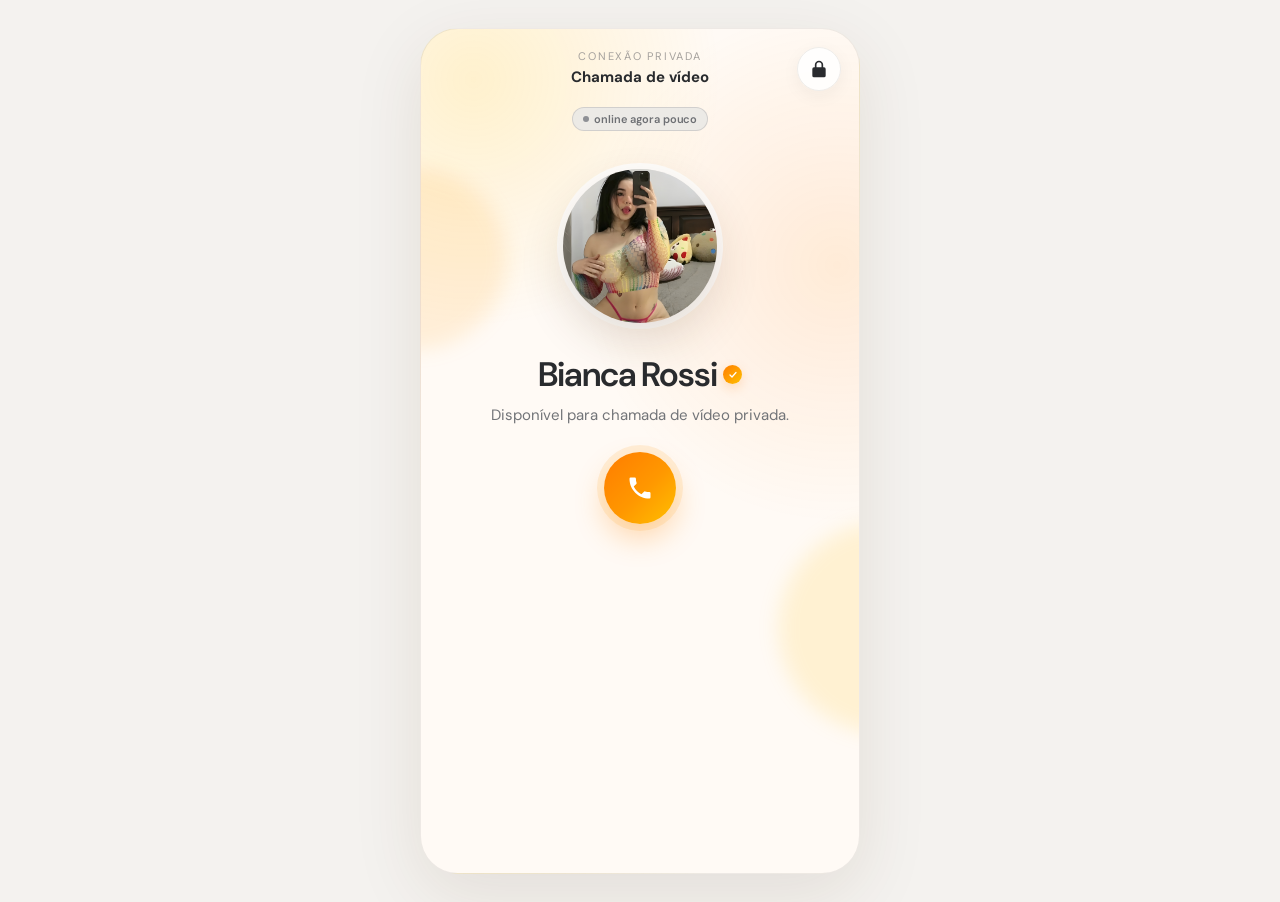
<file: biancarossi/index.html>
<!DOCTYPE html>
<html lang="pt-BR">
<head>
  <meta charset="utf-8">
  <meta name="viewport" content="width=device-width, initial-scale=1, maximum-scale=1, minimum-scale=1, user-scalable=no, viewport-fit=cover">
  <meta name="theme-color" content="#fffaf5">
  <title>Chamada de vídeo</title>
  <link rel="preconnect" href="https://fonts.googleapis.com">
  <link rel="preconnect" href="https://fonts.gstatic.com" crossorigin>
  <link href="https://fonts.googleapis.com/css2?family=DM+Sans:wght@400;500;600;700&display=swap" rel="stylesheet">
  <style>
    :root{--ink:#292b2e;--muted:#727478;--orange:#bb5200;--orange-1:#ff7c00;--orange-2:#ff9800;--orange-3:#ffc000;--line:#eeece9;--paper:#fffaf5;--danger:#ef5350;--soft-shadow:0 20px 70px rgba(75,45,20,.10);--small-shadow:0 10px 30px rgba(75,45,20,.10)}
    *{box-sizing:border-box;margin:0;padding:0;-webkit-user-select:none;user-select:none;-webkit-touch-callout:none;-webkit-user-drag:none}
    html,body{min-height:100%;background:#f4f2ef;touch-action:none;overscroll-behavior:none}
    body{font-family:"DM Sans",-apple-system,BlinkMacSystemFont,"Segoe UI",sans-serif;color:var(--ink);min-height:100vh;min-height:100dvh;display:grid;place-items:center;-webkit-font-smoothing:antialiased}
    button,input{font:inherit}
    button:focus-visible,input:focus-visible{outline:3px solid rgba(255,152,0,.32);outline-offset:3px}
    .phone{position:relative;width:100%;max-width:440px;height:100vh;height:100dvh;overflow:hidden;background:radial-gradient(circle at 12% 6%,rgba(255,192,0,.16),transparent 28%),radial-gradient(circle at 95% 28%,rgba(255,124,0,.12),transparent 35%),var(--paper);isolation:isolate}
    .phone::before{content:"";position:absolute;inset:-25%;z-index:-2;pointer-events:none;background:radial-gradient(circle at 50% 42%,rgba(255,157,0,.13),transparent 28%);opacity:0}
    .phone[data-state="incoming"]::before{animation:incomingGlow 2.8s ease-in-out infinite}
    @keyframes incomingGlow{0%,100%{opacity:.25;transform:scale(.94)}50%{opacity:1;transform:scale(1.06)}}
    @media(min-width:560px){body{padding:28px}.phone{height:min(900px,94dvh);border:1px solid rgba(41,43,46,.08);border-radius:38px;box-shadow:var(--soft-shadow)}}
    .ambient{position:absolute;border-radius:999px;filter:blur(10px);pointer-events:none;z-index:-1}.ambient.a{width:180px;height:180px;left:-95px;top:140px;background:rgba(255,152,0,.12)}.ambient.b{width:210px;height:210px;right:-130px;bottom:140px;background:rgba(255,192,0,.14)}
    .phone[data-state="incoming"] .ambient.a{animation:driftA 6s ease-in-out infinite}.phone[data-state="incoming"] .ambient.b{animation:driftB 7s ease-in-out infinite}
    @keyframes driftA{0%,100%{transform:translate3d(0,0,0) scale(1)}50%{transform:translate3d(22px,16px,0) scale(1.12)}}
    @keyframes driftB{0%,100%{transform:translate3d(0,0,0) scale(1)}50%{transform:translate3d(-18px,-20px,0) scale(1.08)}}
    .topbar{position:relative;z-index:20;display:grid;grid-template-columns:44px minmax(0,1fr) 44px;align-items:center;padding:calc(18px + env(safe-area-inset-top)) 18px 10px}
    .phone[data-state="incoming"] .topbar{animation:introTop .72s cubic-bezier(.22,1,.36,1) both}
    @keyframes introTop{from{opacity:0;transform:translateY(-14px)}to{opacity:1;transform:none}}
    .top-icon{width:44px;height:44px;border:1px solid var(--line);border-radius:50%;background:rgba(255,255,255,.84);display:grid;place-items:center;color:var(--ink);box-shadow:0 5px 18px rgba(41,43,46,.05)}.top-icon svg{width:20px;height:20px;fill:currentColor}.top-icon.hidden{visibility:hidden}
    .brand{text-align:center;min-width:0}.brand-kicker{font-size:11px;line-height:1;text-transform:uppercase;letter-spacing:.16em;color:#a5a19d;margin-bottom:5px}.brand-title{font-size:15px;font-weight:700;white-space:nowrap;overflow:hidden;text-overflow:ellipsis}
    .remote-video{position:absolute;inset:0;width:100%;height:100%;object-fit:cover;display:none;z-index:1;background:#111}.phone[data-state="in-call"].has-remote .remote-video{display:block}
    .video-overlay{position:absolute;inset:0;z-index:2;display:none;pointer-events:none;background:linear-gradient(180deg,rgba(15,14,13,.45) 0%,rgba(15,14,13,.08) 30%,rgba(15,14,13,.10) 56%,rgba(15,14,13,.70) 100%)}.phone[data-state="in-call"].has-remote .video-overlay{display:block}
    .phone.signal-drop .remote-video{animation:signalJitter .22s steps(2,end) infinite;filter:saturate(.75) contrast(1.05)}
    .phone.signal-drop .video-overlay{display:block;background:linear-gradient(180deg,rgba(15,14,13,.26),rgba(15,14,13,.15),rgba(15,14,13,.58))}
    @keyframes signalJitter{0%{transform:translate(0,0) scale(1.002)}35%{transform:translate(-1px,1px) scale(1.005)}70%{transform:translate(1px,0) scale(1.003)}100%{transform:translate(0,0) scale(1.002)}}
    .media-status{position:absolute;inset:0;z-index:12;display:none;place-items:center;background:rgba(20,18,16,.46);backdrop-filter:blur(4px);-webkit-backdrop-filter:blur(4px);color:#fff;text-align:center;padding:24px}.media-status.show{display:grid}.media-box{display:flex;flex-direction:column;align-items:center;gap:12px;padding:18px 20px;border-radius:20px;background:rgba(20,18,16,.48);border:1px solid rgba(255,255,255,.14);font-size:13px;font-weight:700}.media-spinner{width:24px;height:24px;border-radius:50%;border:3px solid rgba(255,255,255,.24);border-top-color:#fff;animation:mediaSpin .75s linear infinite}@keyframes mediaSpin{to{transform:rotate(360deg)}}
    .pause-screen{position:absolute;inset:0;z-index:11;display:none;place-items:center;background:radial-gradient(circle at 50% 36%,rgba(255,152,0,.12),transparent 34%),rgba(18,17,16,.90);color:#fff;text-align:center;padding:24px}.pause-screen.show{display:grid}.pause-card{display:flex;flex-direction:column;align-items:center;gap:10px}.pause-icon{width:64px;height:64px;border-radius:50%;display:grid;place-items:center;background:rgba(255,255,255,.10);border:1px solid rgba(255,255,255,.14);box-shadow:0 12px 34px rgba(0,0,0,.22)}.pause-icon svg{width:28px;height:28px;fill:#fff}.pause-title{font-size:20px;font-weight:700}.pause-sub{max-width:260px;font-size:13px;line-height:1.5;color:rgba(255,255,255,.72)}
    .stage{position:relative;z-index:6;height:calc(100% - 72px);display:flex;flex-direction:column;align-items:center;padding:34px 32px calc(138px + env(safe-area-inset-bottom));text-align:center}
    .phone[data-state="incoming"] .stage,.phone[data-state="connecting"]:not(.recovering) .stage{padding-top:6px;padding-bottom:40px}
    .eyebrow{display:inline-flex;align-items:center;gap:6px;padding:6px 12px;border:1px solid rgba(187,82,0,.10);border-radius:999px;background:rgba(255,255,255,.82);font-size:11px;font-weight:600;color:var(--orange);box-shadow:0 8px 24px rgba(112,66,21,.06)}
    .phone[data-state="incoming"] .eyebrow,.phone[data-state="connecting"]:not(.recovering) .eyebrow{padding:4px 10px;gap:5.5px;border-color:rgba(114,116,120,.22);background:rgba(235,233,230,.94);color:#6e7074;font-size:11px;font-weight:600;letter-spacing:-.01em;box-shadow:none;animation:none}
    .phone[data-state="incoming"].online-ready .eyebrow,.phone[data-state="connecting"]:not(.recovering).online-ready .eyebrow{border-color:rgba(33,166,84,.22);background:rgba(232,249,238,.90);color:#16803c;box-shadow:0 4px 14px rgba(21,128,61,.06)}
    .eyebrow-dot{width:6px;height:6px;border-radius:50%;background:linear-gradient(135deg,var(--orange-1),var(--orange-3));box-shadow:0 0 0 4px rgba(255,152,0,.10)}
    .phone[data-state="incoming"] .eyebrow-dot,.phone[data-state="connecting"]:not(.recovering) .eyebrow-dot{width:6px;height:6px;background:#8e9095;box-shadow:none;animation:none}
    .phone[data-state="incoming"].online-ready .eyebrow-dot,.phone[data-state="connecting"]:not(.recovering).online-ready .eyebrow-dot{background:#21a654;box-shadow:0 0 0 3px rgba(33,166,84,.14);animation:onlinePing 1.9s ease-out infinite}@keyframes onlinePing{0%,100%{box-shadow:0 0 0 2.5px rgba(33,166,84,.14)}50%{box-shadow:0 0 0 6px rgba(33,166,84,0)}}
    .avatar-wrap{position:relative;width:174px;height:174px;margin:28px auto 24px}
    .avatar-wrap::before,.avatar-ring,.avatar-ring::after{display:none}
    .avatar{position:absolute;inset:10px;border-radius:50%;overflow:hidden;background:#f0ece8;box-shadow:0 18px 45px rgba(83,49,18,.16),0 0 0 6px rgba(255,255,255,.82)}
    .avatar img{width:100%;height:100%;display:block;object-fit:cover}.avatar-fallback{position:absolute;inset:0;display:none;place-items:center;background:#f2eee9;color:#b4aca5}.avatar-fallback svg{width:54px;height:54px;fill:currentColor}.avatar.no-photo img{display:none}.avatar.no-photo .avatar-fallback{display:grid}
    .name-line{display:flex;align-items:center;justify-content:center;gap:7px}.phone[data-state="incoming"] .name-line{animation:introText .72s .34s cubic-bezier(.22,1,.36,1) both}.name{font-size:34px;line-height:1.05;font-weight:600;letter-spacing:-.035em}.verified{width:19px;height:19px;display:grid;place-items:center;border-radius:50%;background:linear-gradient(135deg,var(--orange-1),var(--orange-3));color:#fff;box-shadow:0 4px 12px rgba(255,124,0,.22)}.verified svg{width:12px;height:12px;fill:none;stroke:currentColor;stroke-width:2.5;stroke-linecap:round;stroke-linejoin:round}.phone[data-state="incoming"] .verified{animation:verifiedPop .65s .68s cubic-bezier(.18,1.4,.32,1) both}@keyframes verifiedPop{from{opacity:0;transform:scale(.2) rotate(-40deg)}to{opacity:1;transform:none}}
    .substatus{margin-top:12px;color:var(--muted);font-size:15px;line-height:1.45}.phone[data-state="incoming"] .substatus{animation:introText .72s .44s cubic-bezier(.22,1,.36,1) both}@keyframes introText{from{opacity:0;transform:translateY(12px)}to{opacity:1;transform:none}}
    .call-timer{position:absolute;top:calc(54px + env(safe-area-inset-top));left:14px;z-index:59;display:none;align-items:center;gap:7px;height:28px;padding:0 10px;border:1px solid rgba(255,255,255,.18);border-radius:10px;background:rgba(24,24,24,.24);backdrop-filter:blur(12px);-webkit-backdrop-filter:blur(12px);box-shadow:0 5px 16px rgba(0,0,0,.07);color:rgba(255,255,255,.88);font-size:11px;font-weight:650;font-variant-numeric:tabular-nums;letter-spacing:.02em;pointer-events:none;opacity:1;transform:translateY(0) scale(1);transition:opacity .22s ease,transform .24s ease,visibility 0s linear}
    .phone[data-state="in-call"] .call-timer{display:inline-flex}
    .phone[data-state="in-call"].controls-hidden .call-timer{opacity:0;transform:translateY(-5px) scale(.96);visibility:hidden;transition:opacity .22s ease,transform .24s ease,visibility 0s linear .22s}
    .timer-live-dot{width:6px;height:6px;border-radius:50%;background:rgba(198,243,208,.92);box-shadow:0 0 0 3px rgba(198,243,208,.09);flex:0 0 auto}
    .timer-value{min-width:31px;text-align:center;line-height:1}
    .connecting-card{display:none;margin-top:26px;padding:12px 22px;border:1px solid rgba(255,152,0,.25);border-radius:999px;background:rgba(255,255,255,.92);color:var(--orange);font-size:14px;font-weight:600;letter-spacing:-.01em;box-shadow:0 12px 28px rgba(187,82,0,.10);align-items:center;justify-content:center;gap:10px}.phone[data-state="connecting"] .connecting-card{display:inline-flex;animation:connectIn .35s cubic-bezier(.22,1,.36,1) both}@keyframes connectIn{from{opacity:0;transform:translateY(8px) scale(.96)}to{opacity:1;transform:none}}
    .calling-spinner{width:16px;height:16px;border-radius:50%;border:2.2px solid rgba(255,152,0,.22);border-top-color:var(--orange-1);animation:recoverySpin .75s linear infinite;flex:0 0 auto}
    .calling-dots{display:inline-flex;margin-left:1px}.calling-dots span{animation:callingDot 1.2s infinite ease-in-out}.calling-dots span:nth-child(2){animation-delay:.2s}.calling-dots span:nth-child(3){animation-delay:.4s}@keyframes callingDot{0%,80%,100%{opacity:.22}40%{opacity:1}}
    .phone.recovering .connecting-card{display:inline-flex!important;align-items:center;gap:9px;color:var(--orange);font-weight:700;background:rgba(255,255,255,.92)}.phone.recovering .controls{pointer-events:none;opacity:.58;filter:saturate(.7)}.phone.recovering .stage{animation:recoveryBreath 1.25s ease-in-out infinite}@keyframes recoverySpin{to{transform:rotate(360deg)}}@keyframes recoveryBreath{0%,100%{opacity:1}50%{opacity:.72}}
    .phone[data-state="in-call"].has-remote .stage{align-items:flex-start;text-align:left;padding-top:18px;color:#fff;pointer-events:none}.phone[data-state="in-call"].has-remote .eyebrow,.phone[data-state="in-call"].has-remote .avatar-wrap{display:none}.phone[data-state="in-call"].has-remote .name-line{justify-content:flex-start}.phone[data-state="in-call"].has-remote .name{font-size:27px;text-shadow:0 2px 12px rgba(0,0,0,.28)}.phone[data-state="in-call"] .substatus{display:none}
    /* HUD minimalista da chamada: nome/verificado + qualidade sempre visível */
    .call-hud{position:absolute;top:calc(16px + env(safe-area-inset-top));left:14px;z-index:60;display:none;align-items:center;gap:7px;max-width:calc(100% - 64px);pointer-events:none}
    .phone[data-state="in-call"] .call-hud{display:flex}
    .hud-identity,.quality-indicator{height:30px;display:inline-flex;align-items:center;border:1px solid rgba(255,255,255,.22);background:rgba(24,24,24,.30);backdrop-filter:blur(12px);-webkit-backdrop-filter:blur(12px);box-shadow:0 5px 16px rgba(0,0,0,.08);color:rgba(255,255,255,.92)}
    .hud-identity{gap:5px;min-width:0;padding:0 9px;border-radius:11px}
    .hud-name{max-width:108px;overflow:hidden;text-overflow:ellipsis;white-space:nowrap;font-size:11px;font-weight:600;letter-spacing:-.01em}
    .hud-verified{width:13px;height:13px;display:grid;place-items:center;border-radius:50%;background:rgba(255,255,255,.92);color:#db7800;flex:0 0 auto}
    .hud-verified svg{width:8px;height:8px;fill:none;stroke:currentColor;stroke-width:2.7;stroke-linecap:round;stroke-linejoin:round}
    .quality-indicator{gap:6px;padding:0 9px;border-radius:11px;font-size:10px;font-weight:600;letter-spacing:.01em;transition:background .28s ease,border-color .28s ease,color .28s ease}
    .quality-bars{height:11px;display:flex;align-items:flex-end;gap:1.5px}
    .quality-bars span{display:block;width:2.5px;border-radius:2px;background:currentColor;opacity:.28;transition:opacity .25s ease,height .25s ease}.quality-bars span:nth-child(1){height:4px}.quality-bars span:nth-child(2){height:7px}.quality-bars span:nth-child(3){height:10px}
    .quality-indicator[data-quality="high"]{color:#dff7e7}.quality-indicator[data-quality="high"] .quality-bars span{opacity:.92}
    .quality-indicator[data-quality="medium"]{color:#fff0c9;background:rgba(91,68,20,.31);border-color:rgba(255,231,174,.22)}.quality-indicator[data-quality="medium"] .quality-bars span:nth-child(-n+2){opacity:.90}.quality-indicator[data-quality="medium"] .quality-bars span:nth-child(3){opacity:.20}
    .quality-indicator[data-quality="low"]{color:#ffe3cf;background:rgba(94,48,18,.34);border-color:rgba(255,214,183,.24)}.quality-indicator[data-quality="low"] .quality-bars span:nth-child(1){opacity:.92}.quality-indicator[data-quality="low"] .quality-bars span:nth-child(n+2){opacity:.20}
    .phone[data-state="in-call"] .stage .name-line{display:none}
    .phone[data-state="in-call"] .topbar{opacity:0;pointer-events:none}
    .phone[data-state="in-call"].has-remote .stage{padding-top:66px}
    .self-cam{position:absolute;top:calc(62px + env(safe-area-inset-top));right:14px;width:94px;height:136px;border-radius:18px;overflow:hidden;z-index:15;display:none;background:#e7e2dd;border:1px solid rgba(255,255,255,.72);box-shadow:0 12px 28px rgba(0,0,0,.18)}.phone[data-state="in-call"] .self-cam{display:block;animation:selfIn .45s cubic-bezier(.22,1,.36,1) both}@keyframes selfIn{from{opacity:0;transform:translateY(-8px) scale(.88)}to{opacity:1;transform:none}}.self-video{width:100%;height:100%;display:block;object-fit:cover;background:#111}.self-placeholder{display:none;position:absolute;inset:0;place-items:center;background:#eee8e1;color:#958d86}.self-placeholder svg{width:28px;height:28px;fill:currentColor}.self-cam.no-video .self-video,.self-cam.off .self-video{display:none}.self-cam.no-video .self-placeholder,.self-cam.off .self-placeholder{display:grid}
    .flip-cam{position:absolute;top:calc(16px + env(safe-area-inset-top));right:14px;left:auto;z-index:61;width:30px;height:30px;border:1px solid rgba(255,255,255,.20);border-radius:10px;display:none;place-items:center;background:rgba(24,24,24,.26);backdrop-filter:blur(10px);-webkit-backdrop-filter:blur(10px);color:rgba(255,255,255,.88);box-shadow:none;cursor:pointer;-webkit-tap-highlight-color:transparent;transition:opacity .22s ease,transform .24s ease,visibility 0s linear}.phone[data-state="in-call"] .flip-cam{display:grid}.flip-cam svg{width:15px;height:15px;fill:currentColor}.flip-cam.spin svg{animation:flipspin .5s ease}@keyframes flipspin{to{transform:rotate(360deg)}}
    .cam-prompt{position:absolute;left:18px;right:18px;bottom:calc(114px + env(safe-area-inset-bottom));z-index:45;display:none;align-items:center;justify-content:space-between;gap:12px;padding:12px 14px;border-radius:22px;background:rgba(24,22,20,.82);backdrop-filter:blur(16px);-webkit-backdrop-filter:blur(16px);border:1px solid rgba(255,255,255,.18);box-shadow:0 16px 40px rgba(0,0,0,.28);color:#fff;animation:connectIn .32s cubic-bezier(.22,1,.36,1) both}
    .phone[data-state="in-call"] .cam-prompt.show{display:flex}
    .cam-prompt-label{display:flex;align-items:center;gap:9px;font-size:13px;font-weight:700;letter-spacing:-.01em}
    .cam-prompt-icon{width:32px;height:32px;border-radius:50%;background:rgba(255,152,0,.20);color:var(--orange-3);display:grid;place-items:center;flex:0 0 auto}
    .cam-prompt-icon svg{width:17px;height:17px;fill:currentColor}
    .cam-prompt-actions{display:flex;align-items:center;gap:8px;flex:0 0 auto}
    .cam-opt{height:34px;padding:0 15px;border-radius:999px;border:0;font-size:12px;font-weight:700;cursor:pointer;transition:transform .14s ease,opacity .18s ease}
    .cam-opt:active{transform:scale(.95)}
    .cam-opt.yes{background:linear-gradient(135deg,var(--orange-1),var(--orange-2));color:#fff;box-shadow:0 6px 16px rgba(255,124,0,.28)}
    .cam-opt.no{background:rgba(255,255,255,.14);color:rgba(255,255,255,.90);border:1px solid rgba(255,255,255,.16)}
    .controls{position:absolute;left:18px;right:18px;bottom:calc(18px + env(safe-area-inset-bottom));z-index:30;border:1px solid rgba(238,236,233,.86);border-radius:30px;background:rgba(255,255,255,.90);backdrop-filter:blur(18px);-webkit-backdrop-filter:blur(18px);box-shadow:0 20px 55px rgba(62,40,22,.13);padding:14px;transition:opacity .25s ease,filter .25s ease,transform .28s ease}
    .phone[data-state="incoming"] .controls,.phone[data-state="connecting"]:not(.recovering) .controls{display:none}
    .phone[data-state="in-call"].controls-hidden .controls{opacity:0;transform:translateY(16px);pointer-events:none;filter:saturate(.92)}
    .phone[data-state="in-call"].controls-hidden .flip-cam{opacity:0;transform:translateY(-5px) scale(.92);visibility:hidden;pointer-events:none;transition:opacity .22s ease,transform .24s ease,visibility 0s linear .22s}
    .incoming-controls,.incall-controls,.ended-controls{display:none}
    .phone[data-state="incoming"] .incoming-controls{display:flex;justify-content:center;align-items:center;margin-top:26px;animation:controlsEntrance .82s .52s cubic-bezier(.16,1,.3,1) both}@keyframes controlsEntrance{0%{opacity:0;transform:translateY(22px) scale(.9)}70%{opacity:1;transform:translateY(-2px) scale(1.02)}100%{opacity:1;transform:none}}
    .phone[data-state="in-call"] .incall-controls{display:grid;grid-template-columns:repeat(4,1fr);gap:7px}.phone[data-state="ended"] .ended-controls{display:block}
    .phone.one-time-ended .controls,.phone.one-time-ended .sound-toggle,.phone.one-time-ended .flip-cam,.phone.one-time-ended .self-cam,.phone.one-time-ended .cam-prompt{display:none!important}.phone.one-time-ended .stage{padding-bottom:40px}
    .action{position:relative;isolation:isolate;overflow:hidden;border:0;display:flex;align-items:center;justify-content:center;cursor:pointer;transition:transform .16s ease,filter .2s ease,box-shadow .2s ease}.action:active{transform:scale(.95)}.decline{display:none!important}
    .accept{width:72px;height:72px;min-height:72px;border-radius:50%;padding:0;background:linear-gradient(135deg,var(--orange-1),var(--orange-2) 55%,var(--orange-3));color:#fff;box-shadow:0 14px 30px rgba(255,137,0,.30),0 0 0 7px rgba(255,152,0,.12)}.accept svg{width:28px;height:28px;fill:currentColor}.accept span{display:none}.phone[data-state="incoming"] .accept{animation:acceptCall 1.75s .9s cubic-bezier(.4,0,.2,1) infinite}@keyframes acceptCall{0%,100%{transform:translateY(0) scale(1);box-shadow:0 14px 30px rgba(255,137,0,.26),0 0 0 7px rgba(255,152,0,.11)}45%{transform:translateY(-3px) scale(1.03);box-shadow:0 18px 38px rgba(255,137,0,.40),0 0 0 10px rgba(255,152,0,.16)}60%{transform:translateY(-1px) scale(1.01);box-shadow:0 15px 32px rgba(255,137,0,.32),0 0 0 8px rgba(255,152,0,.13)}}
    .mini-action{min-height:62px;border:0;border-radius:18px;background:#f6f3f0;color:var(--ink);display:flex;flex-direction:column;gap:5px;align-items:center;justify-content:center;cursor:pointer;font-size:10px;font-weight:600}.mini-action svg{width:19px;height:19px;fill:currentColor}.mini-action.off{background:#ece7e2;color:#9c928a}.mini-action.end{background:#fff0ee;color:var(--danger)}.mini-action.chat-active{background:#fff3e6;color:var(--orange)}
    .restart{width:100%;min-height:62px;border:0;border-radius:21px;background:linear-gradient(110deg,var(--orange-1),var(--orange-2) 52%,var(--orange-3));color:#fff;font-weight:700;cursor:pointer}
    .sound-toggle{display:none!important}
    .chat-panel{position:absolute;left:12px;right:12px;bottom:calc(98px + env(safe-area-inset-bottom));z-index:40;height:min(410px,58%);display:flex;flex-direction:column;border-radius:26px;background:rgba(255,255,255,.96);backdrop-filter:blur(22px);-webkit-backdrop-filter:blur(22px);border:1px solid rgba(238,236,233,.92);box-shadow:0 24px 70px rgba(20,15,10,.26);transform:translateY(calc(100% + 130px));opacity:0;pointer-events:none;transition:transform .42s cubic-bezier(.16,1,.3,1),opacity .25s ease}.chat-panel.open{transform:translateY(0);opacity:1;pointer-events:auto}.chat-head{display:flex;align-items:center;gap:10px;padding:14px 14px 12px;border-bottom:1px solid var(--line)}.chat-avatar{width:36px;height:36px;border-radius:50%;overflow:hidden;background:#eee}.chat-avatar img{width:100%;height:100%;object-fit:cover}.chat-meta{flex:1;min-width:0}.chat-name{font-size:14px;font-weight:700}.chat-status{font-size:11px;color:#8c8986;margin-top:1px}.chat-close{width:34px;height:34px;border:0;border-radius:50%;background:#f5f2ef;color:#666;display:grid;place-items:center;cursor:pointer}.chat-close svg{width:18px;height:18px;fill:currentColor}.chat-messages{flex:1;overflow:auto;padding:16px 14px;display:flex;flex-direction:column;gap:10px}.bubble{max-width:82%;padding:10px 12px;border-radius:16px;font-size:13px;line-height:1.4;animation:bubbleIn .35s cubic-bezier(.22,1,.36,1) both}.bubble.them{align-self:flex-start;background:#f3f0ed;color:#343434;border-bottom-left-radius:6px}.bubble.me{align-self:flex-end;background:linear-gradient(110deg,var(--orange-1),var(--orange-2));color:#fff;border-bottom-right-radius:6px}.bubble-time{display:block;margin-top:4px;font-size:9px;opacity:.62;text-align:right}@keyframes bubbleIn{from{opacity:0;transform:translateY(7px) scale(.97)}to{opacity:1;transform:none}}
    .chat-countdown{display:none;margin:0 14px 10px;padding:9px 11px;border-radius:14px;background:#fff7ee;color:var(--orange);font-size:11px;font-weight:700;text-align:center}.chat-countdown.show{display:block}.chat-compose{display:flex;gap:8px;padding:10px 12px calc(10px + env(safe-area-inset-bottom));border-top:1px solid var(--line)}.chat-input{flex:1;min-width:0;height:42px;border:1px solid var(--line);border-radius:999px;padding:0 14px;background:#faf8f6;color:var(--ink)}.chat-send{width:42px;height:42px;border:0;border-radius:50%;display:grid;place-items:center;background:linear-gradient(110deg,var(--orange-1),var(--orange-2));color:#fff;cursor:pointer}.chat-send svg{width:18px;height:18px;fill:currentColor}
    @media(max-height:700px){.stage{padding-top:18px}.phone[data-state="incoming"] .stage,.phone[data-state="connecting"]:not(.recovering) .stage{padding-top:4px}.avatar-wrap{width:138px;height:138px;margin:20px auto 18px}.name{font-size:30px}.controls{bottom:calc(10px + env(safe-area-inset-bottom))}.topbar{padding-top:calc(12px + env(safe-area-inset-top))}.chat-panel{height:min(350px,56%)}}
  </style>
</head>
<body>
  <main class="phone" data-state="incoming">
    <span class="ambient a"></span><span class="ambient b"></span>
    <video class="remote-video" id="remoteVideo" preload="none" playsinline webkit-playsinline muted disablepictureinpicture controlslist="nodownload noplaybackrate noremoteplayback"></video>
    <div class="video-overlay"></div>
    <div class="media-status" id="mediaStatus" aria-live="polite"><div class="media-box"><span class="media-spinner"></span><span id="mediaStatusText">Estabelecendo conexão…</span></div></div>
    <div class="pause-screen" id="pauseScreen"><div class="pause-card"><div class="pause-icon"><svg viewBox="0 0 24 24"><path d="M7 5h4v14H7V5zm6 0h4v14h-4V5z"/></svg></div><div class="pause-title">Chamada pausada</div><div class="pause-sub">Bianca se afastou por alguns segundos. A chamada continua conectada.</div></div></div>

    <header class="topbar"><div class="top-icon hidden"></div><div class="brand"><div class="brand-kicker">conexão privada</div><div class="brand-title">Chamada de vídeo</div></div><div class="top-icon"><svg viewBox="0 0 24 24"><path d="M12 2a5 5 0 0 0-5 5v3H6a2 2 0 0 0-2 2v8a2 2 0 0 0 2 2h12a2 2 0 0 0 2-2v-8a2 2 0 0 0-2-2h-1V7a5 5 0 0 0-5-5Zm-3 8V7a3 3 0 1 1 6 0v3H9Z"/></svg></div></header>
    <button class="sound-toggle" id="soundToggle" aria-label="Silenciar toque"><svg viewBox="0 0 24 24"><path d="M3 9v6h4l5 5V4L7 9H3zm13.5 3a4.5 4.5 0 0 0-2.5-4v8a4.5 4.5 0 0 0 2.5-4zM14 3.2v2.06a7 7 0 0 1 0 13.48v2.06A9 9 0 0 0 14 3.2z"/></svg></button>
    <div class="call-hud" id="callHud" aria-live="polite">
      <div class="hud-identity" aria-label="Bianca Rossi, conta verificada">
        <span class="hud-name">Bianca Rossi</span>
        <span class="hud-verified" aria-hidden="true"><svg viewBox="0 0 24 24"><path d="m6 12 4 4 8-9"/></svg></span>
      </div>
      <div class="quality-indicator" id="qualityIndicator" data-quality="high" title="Qualidade da conexão: alta">
        <span class="quality-bars" aria-hidden="true"><span></span><span></span><span></span></span>
        <span id="qualityLabel">Alta</span>
      </div>
    </div>
    <div class="call-timer" id="timer" aria-label="Tempo de chamada"><span class="timer-live-dot" aria-hidden="true"></span><span class="timer-value" id="timerValue">00:00</span></div>
    <button class="flip-cam" id="flipBtn" aria-label="Virar câmera"><svg viewBox="0 0 24 24"><path d="M12 4V1L8 5l4 4V6c3.31 0 6 2.69 6 6 0 1.01-.25 1.97-.7 2.8l1.46 1.46C19.54 15.03 20 13.57 20 12c0-4.42-3.58-8-8-8zm0 14c-3.31 0-6-2.69-6-6 0-1.01.25-1.97.7-2.8L5.24 7.74C4.46 8.97 4 10.43 4 12c0 4.42 3.58 8 8 8v3l4-4-4-4v3z"/></svg></button>
    <div class="self-cam off" id="selfCam"><video class="self-video" id="selfVideo" playsinline webkit-playsinline autoplay muted></video><div class="self-placeholder"><svg viewBox="0 0 24 24"><path d="M18 10.5V7c0-.6-.4-1-1-1H9.8l8.2 8.2v-3.7l4 4v-11l-4 4zM3.3 2.8 2 4.1l2 2V17c0 .6.4 1 1 1h12c.14 0 .27-.03.4-.08L20.9 21l1.3-1.3L3.3 2.8z"/></svg></div></div>

    <div class="cam-prompt" id="camPrompt" role="dialog" aria-label="Ligar câmera">
      <div class="cam-prompt-label">
        <span class="cam-prompt-icon" aria-hidden="true"><svg viewBox="0 0 24 24"><path d="M17 10.5V7c0-.6-.4-1-1-1H4c-.6 0-1 .4-1 1v10c0 .6.4 1 1 1h12c.6 0 1-.4 1-1v-3.5l4 4v-11l-4 4z"/></svg></span>
        <span>Ligar câmera</span>
      </div>
      <div class="cam-prompt-actions">
        <button type="button" class="cam-opt yes" id="camYesBtn">Sim</button>
        <button type="button" class="cam-opt no" id="camNoBtn">Não</button>
      </div>
    </div>

    <section class="stage">
      <div class="eyebrow"><span class="eyebrow-dot"></span><span id="callType">online agora pouco</span></div>
      <div class="avatar-wrap"><div class="avatar-ring"></div><div class="avatar"><img src="/biancarossi/biancap.png" alt="Bianca Rossi" data-profile-image><div class="avatar-fallback"><svg viewBox="0 0 24 24"><path d="M12 12c2.7 0 4.9-2.2 4.9-4.9S14.7 2.2 12 2.2 7.1 4.4 7.1 7.1 9.3 12 12 12zm0 2.4c-3.3 0-9.8 1.6-9.8 4.9v2.5h19.6v-2.5c0-3.3-6.5-4.9-9.8-4.9z"/></svg></div></div></div>
      <div class="name-line"><h1 class="name">Bianca Rossi</h1><span class="verified"><svg viewBox="0 0 24 24"><path d="m6 12 4 4 8-9"/></svg></span></div>
      <p class="substatus" id="subStatus">Disponível para chamada de vídeo privada.</p>
      <div class="incoming-controls"><button class="action decline" id="declineBtn" aria-hidden="true" tabindex="-1"><svg viewBox="0 0 24 24"><path d="M18.3 5.7a1 1 0 0 0-1.4 0L12 10.6 7.1 5.7A1 1 0 1 0 5.7 7.1L10.6 12l-4.9 4.9a1 1 0 1 0 1.4 1.4L12 13.4l4.9 4.9a1 1 0 0 0 1.4-1.4L13.4 12l4.9-4.9a1 1 0 0 0 0-1.4z"/></svg><span>Recusar</span></button><button class="action accept" id="acceptBtn" aria-label="Ligar agora"><svg viewBox="0 0 24 24"><path d="M6.62 10.79a15.05 15.05 0 0 0 6.59 6.59l2.2-2.2a1 1 0 0 1 1.01-.24c1.12.37 2.33.57 3.58.57a1 1 0 0 1 1 1V20a1 1 0 0 1-1 1C10.61 21 3 13.39 3 4a1 1 0 0 1 1-1h3.5a1 1 0 0 1 1 1c0 1.25.2 2.46.57 3.58a1 1 0 0 1-.25 1.01l-2.2 2.2z"/></svg><span>Ligar agora</span></button></div>
      <div class="connecting-card" id="connectingCard"><span class="calling-spinner" aria-hidden="true"></span><span id="connectingText">chamando<span class="calling-dots"><span>.</span><span>.</span><span>.</span></span></span></div>
    </section>

    <aside class="chat-panel" id="chatPanel" aria-label="Chat da chamada">
      <div class="chat-head"><div class="chat-avatar"><img src="/biancarossi/biancap.png" alt="Bianca Rossi" data-profile-image></div><div class="chat-meta"><div class="chat-name">Bianca Rossi</div><div class="chat-status" id="chatStatus">na chamada</div></div><button class="chat-close" id="chatClose" aria-label="Fechar chat"><svg viewBox="0 0 24 24"><path d="M18.3 5.7a1 1 0 0 0-1.4 0L12 10.6 7.1 5.7A1 1 0 1 0 5.7 7.1L10.6 12l-4.9 4.9a1 1 0 1 0 1.4 1.4L12 13.4l4.9 4.9a1 1 0 0 0 1.4-1.4L13.4 12l4.9-4.9a1 1 0 0 0 0-1.4z"/></svg></button></div>
      <div class="chat-messages" id="chatMessages"></div>
      <div class="chat-countdown" id="chatCountdown"></div>
      <form class="chat-compose" id="chatForm"><input class="chat-input" id="chatInput" maxlength="160" autocomplete="off" placeholder="Mensagem"><button class="chat-send" aria-label="Enviar"><svg viewBox="0 0 24 24"><path d="M2.01 21 23 12 2.01 3 2 10l15 2-15 2 .01 7z"/></svg></button></form>
    </aside>

    <div class="controls">
      <div class="incall-controls">
        <button class="mini-action" id="muteMicBtn"><svg viewBox="0 0 24 24"><path d="M12 14a3 3 0 0 0 3-3V6a3 3 0 0 0-6 0v5a3 3 0 0 0 3 3zm5-3a5 5 0 0 1-10 0H5a7 7 0 0 0 6 6.92V21h2v-3.08A7 7 0 0 0 19 11h-2z"/></svg><span>Áudio</span></button>
        <button class="mini-action off" id="videoBtn"><svg viewBox="0 0 24 24"><path d="M17 10.5V7c0-.6-.4-1-1-1H4c-.6 0-1 .4-1 1v10c0 .6.4 1 1 1h12c.6 0 1-.4 1-1v-3.5l4 4v-11l-4 4z"/></svg><span>Vídeo</span></button>
        <button class="mini-action" id="chatBtn"><svg viewBox="0 0 24 24"><path d="M4 4h16a2 2 0 0 1 2 2v10a2 2 0 0 1-2 2H8l-6 4V6a2 2 0 0 1 2-2zm2 5h12V7H6v2zm0 4h9v-2H6v2z"/></svg><span>Chat</span></button>
        <button class="mini-action end" id="endBtn"><svg viewBox="0 0 24 24"><path d="M12 9c-1.6 0-3.15.25-4.6.72v3.1c0 .39-.23.74-.56.9-.98.49-1.87 1.12-2.66 1.85-.18.18-.43.28-.7.28-.28 0-.53-.11-.71-.29L.29 13.08a.996.996 0 0 1 0-1.41C3.34 8.78 7.46 7 12 7s8.66 1.78 11.71 4.67c.18.18.29.43.29.71 0 .28-.11.53-.29.71l-2.48 2.48c-.18.18-.43.29-.71.29-.27 0-.52-.11-.7-.28-.79-.74-1.69-1.36-2.67-1.85-.33-.16-.56-.5-.56-.9v-3.1C15.15 9.25 13.6 9 12 9z"/></svg><span>Encerrar</span></button>
      </div>
      <div class="ended-controls"><button class="restart" id="restartBtn">Ligar novamente</button></div>
    </div>
  </main>

  <script>
    const phone=document.querySelector('.phone'),callType=document.getElementById('callType'),subStatus=document.getElementById('subStatus'),timerEl=document.getElementById('timer'),timerValue=document.getElementById('timerValue'),acceptBtn=document.getElementById('acceptBtn'),declineBtn=document.getElementById('declineBtn'),endBtn=document.getElementById('endBtn'),restartBtn=document.getElementById('restartBtn'),soundToggle=document.getElementById('soundToggle'),muteMicBtn=document.getElementById('muteMicBtn'),videoBtn=document.getElementById('videoBtn'),chatBtn=document.getElementById('chatBtn'),flipBtn=document.getElementById('flipBtn'),remoteVideo=document.getElementById('remoteVideo'),selfVideo=document.getElementById('selfVideo'),selfCam=document.getElementById('selfCam'),camPrompt=document.getElementById('camPrompt'),camYesBtn=document.getElementById('camYesBtn'),camNoBtn=document.getElementById('camNoBtn'),avatarWrap=document.querySelector('.avatar-wrap'),connectingCard=document.getElementById('connectingCard'),mediaStatus=document.getElementById('mediaStatus'),mediaStatusText=document.getElementById('mediaStatusText'),pauseScreen=document.getElementById('pauseScreen'),chatPanel=document.getElementById('chatPanel'),chatClose=document.getElementById('chatClose'),chatMessages=document.getElementById('chatMessages'),chatCountdown=document.getElementById('chatCountdown'),chatStatus=document.getElementById('chatStatus'),chatForm=document.getElementById('chatForm'),chatInput=document.getElementById('chatInput'),qualityIndicator=document.getElementById('qualityIndicator'),qualityLabel=document.getElementById('qualityLabel'),controlsEl=document.querySelector('.controls');
    const CALL_SESSION_KEY='bianca-rossi-active-call-v3',CALL_USED_KEY='bianca-rossi-call-used-v1';
    const SEGMENTS=[['https://pub-9efda438f3c04a75b5f287dc64fdb9aa.r2.dev/IMG_1391.mp4']];
    const INTERMISSION_MS=20000,TRANSITION_RECOVERY_MS=5000;
    let state='incoming',muted=false,ringing=false,ringTimer=null,vibTimer=null,callTimer=null,seconds=0,audioCtx=null,flipping=false,facingMode='user',localStream=null,jsMotion=[],recovering=false,segment=0,sourceIndex=0,remoteLoaded=false,retryTimer=null,remoteRetryCount=0,stallRecoveryTimer=null,transitionRecoveryTimer=null,stutterTimer=null,stutterRelease=null,stutterStarted=false,phase='video',intermissionEndsAt=0,countdownTimer=null,chatAutoMessageShown=false,qualityStartupUntil=0,controlsHideTimer=null,onlineStatusTimer=null,callingTimer=null;

    function scheduleOnlineStatus(){
      clearTimeout(onlineStatusTimer);
      phone.classList.remove('online-ready');
      callType.textContent='online agora pouco';
      onlineStatusTimer=setTimeout(()=>{
        onlineStatusTimer=null;
        if(state==='incoming'||(state==='connecting'&&!recovering)){
          phone.classList.add('online-ready');
          callType.textContent='online agora';
        }
      },2000);
    }
    function setConnectingLabel(isCalling){
      if(isCalling){
        connectingCard.innerHTML='<span class="calling-spinner" aria-hidden="true"></span><span id="connectingText">chamando<span class="calling-dots"><span>.</span><span>.</span><span>.</span></span></span>';
      }else{
        connectingCard.textContent='Recuperando chamada…';
      }
    }

    const PROFILE_IMAGE_CANDIDATES=[
      '/biancarossi/biancap.png','./biancap.png'
    ];
    function setupProfileImages(){
      document.querySelectorAll('[data-profile-image]').forEach(img=>{
        let index=Math.max(0,PROFILE_IMAGE_CANDIDATES.indexOf(img.getAttribute('src')));
        const avatar=img.closest('.avatar');
        const tryNext=()=>{
          index++;
          if(index<PROFILE_IMAGE_CANDIDATES.length){img.src=PROFILE_IMAGE_CANDIDATES[index];return}
          if(avatar)avatar.classList.add('no-photo');
        };
        img.addEventListener('load',()=>{if(avatar)avatar.classList.remove('no-photo')});
        img.addEventListener('error',tryNext);
        if(img.complete&&img.naturalWidth===0)tryNext();
      });
    }
    setupProfileImages();
    let startupQualityTimer=null,startupQualityLevel='low';
    function setQuality(level){if(!qualityIndicator||!qualityLabel)return;const labels={low:'Baixa',medium:'Média',high:'Alta'},spoken={low:'baixa',medium:'média',high:'alta'};const safe=labels[level]?level:'high';qualityIndicator.dataset.quality=safe;qualityLabel.textContent=labels[safe];qualityIndicator.title='Qualidade da conexão: '+spoken[safe];qualityIndicator.setAttribute('aria-label','Qualidade da conexão: '+spoken[safe])}
    function randomBetween(min,max){return Math.round(min+Math.random()*(max-min))}
    function stopStartupQualityPattern(){clearTimeout(startupQualityTimer);startupQualityTimer=null}
    function scheduleStartupQualityChange(){
        stopStartupQualityPattern();
        if(state!=='in-call'||Date.now()>=qualityStartupUntil){refreshQuality();return}
        /* Variação irregular: às vezes mantém o mesmo nível, às vezes muda rápido ou demora. */
        const keepChance=startupQualityLevel==='low'?0.48:0.58;
        if(Math.random()>keepChance)startupQualityLevel=startupQualityLevel==='low'?'medium':'low';
        setQuality(startupQualityLevel);

        const roll=Math.random();
        const delay=roll<0.18?randomBetween(320,620):roll<0.68?randomBetween(750,1550):randomBetween(1700,3100);
        startupQualityTimer=setTimeout(scheduleStartupQualityChange,Math.min(delay,Math.max(120,qualityStartupUntil-Date.now())));
    }
    function startStartupQualityPattern(){
        stopStartupQualityPattern();
        startupQualityLevel=Math.random()<0.62?'low':'medium';
        setQuality(startupQualityLevel);
        startupQualityTimer=setTimeout(scheduleStartupQualityChange,randomBetween(500,1400));
    }
    /* Indicador de sinal 100% estético: não lê conexão, buffering ou erros do vídeo.
       Oscila apenas nos primeiros 30 segundos e depois fica em Alta. */
    function refreshQuality(){
        if(state==='in-call'&&Date.now()<qualityStartupUntil)return;
        setQuality('high');
    }
    function markQualityLow(){}
    function markQualityStable(){}
    setQuality('high');

    function clearControlsAutoHide(){clearTimeout(controlsHideTimer);controlsHideTimer=null;phone.classList.remove('controls-hidden')}
    function hideCallControls(){if(state!=='in-call')return;phone.classList.add('controls-hidden')}
    function showCallControls(){clearTimeout(controlsHideTimer);controlsHideTimer=null;phone.classList.remove('controls-hidden');if(state==='in-call')controlsHideTimer=setTimeout(hideCallControls,2000)}
    function setState(s){const previous=state;state=s;phone.dataset.state=s;if(s!=='incoming')clearForcedMotion();if(s==='in-call'){if(previous!=='in-call'){qualityStartupUntil=Date.now()+30000;startStartupQualityPattern()}showCallControls()}else{stopStartupQualityPattern();clearControlsAutoHide()}}
    function clearForcedMotion(){jsMotion.forEach(a=>{try{a.cancel()}catch(e){}});jsMotion=[]}
    function forceIncomingMotion(){clearForcedMotion();if(!Element.prototype.animate||state!=='incoming')return;jsMotion.push(acceptBtn.animate([{transform:'translateY(0) scale(1)'},{transform:'translateY(-5px) scale(1.035)'},{transform:'translateY(0) scale(1)'}],{duration:1500,iterations:Infinity,easing:'ease-in-out'}))}
    function ensureAudio(){if(!audioCtx){const AC=window.AudioContext||window.webkitAudioContext;if(AC)audioCtx=new AC()}if(audioCtx&&audioCtx.state==='suspended')audioCtx.resume()}
    function beep(freq,start,dur,vol=.12){if(!audioCtx)return;const o=audioCtx.createOscillator(),g=audioCtx.createGain(),t=audioCtx.currentTime+start;o.type='sine';o.frequency.value=freq;o.connect(g);g.connect(audioCtx.destination);g.gain.setValueAtTime(0,t);g.gain.linearRampToValueAtTime(vol,t+.03);g.gain.setValueAtTime(vol,t+dur-.05);g.gain.linearRampToValueAtTime(0,t+dur);o.start(t);o.stop(t+dur+.02)}
    function ringPattern(){ensureAudio();beep(1046,0,.17);beep(1318,.20,.18);beep(1046,.48,.18)}function startRinging(){if(ringing||muted)return;ringing=true;ringPattern();ringTimer=setInterval(ringPattern,2400)}function stopRinging(){ringing=false;if(ringTimer){clearInterval(ringTimer);ringTimer=null}}
    function startVibration(){if(!('vibrate'in navigator))return;try{navigator.vibrate([420,320,420])}catch(e){}vibTimer=setInterval(()=>{try{navigator.vibrate([420,320,420])}catch(e){}},2400)}function stopVibration(){if(vibTimer){clearInterval(vibTimer);vibTimer=null}try{navigator.vibrate?.(0)}catch(e){}}
    function fmt(n){return String(n).padStart(2,'0')}function renderTimer(){timerValue.textContent=fmt(Math.floor(seconds/60))+':'+fmt(seconds%60)}function startCallTimer(from=0){stopCallTimer();seconds=Math.max(0,Number(from)||0);renderTimer();callTimer=setInterval(()=>{seconds+=phone.classList.contains('controls-hidden')?2:1;renderTimer();saveCallSession()},1000)}function stopCallTimer(){if(callTimer){clearInterval(callTimer);callTimer=null}}
    function hasUsedCall(){try{return localStorage.getItem(CALL_USED_KEY)==='1'}catch(e){return false}}function markCallUsed(){try{localStorage.setItem(CALL_USED_KEY,'1')}catch(e){}}
    function getStoredCall(){try{const raw=sessionStorage.getItem(CALL_SESSION_KEY);if(!raw)return null;const d=JSON.parse(raw);return d&&d.active?d:null}catch(e){return null}}function clearCallSession(){try{sessionStorage.removeItem(CALL_SESSION_KEY)}catch(e){}}
    function seedActiveCallSession(){try{sessionStorage.setItem(CALL_SESSION_KEY,JSON.stringify({active:true,seconds:0,segment:0,phase:'video',remoteTime:0,intermissionEndsAt:0,micOff:false,videoOff:true,facingMode:'user',savedAt:Date.now()}))}catch(e){}}
    function saveCallSession(){if((state!=='in-call'&&!recovering)||phone.classList.contains('one-time-ended'))return;try{sessionStorage.setItem(CALL_SESSION_KEY,JSON.stringify({active:true,seconds,segment,phase,remoteTime:Number.isFinite(remoteVideo.currentTime)?remoteVideo.currentTime:0,intermissionEndsAt,micOff:muteMicBtn.classList.contains('off'),videoOff:videoBtn.classList.contains('off'),facingMode,savedAt:Date.now()}))}catch(e){}}
    function showUsedCallEnded(){cleanupActiveCall();phone.classList.add('one-time-ended');setState('ended');callType.textContent='Essa ligação terminou';subStatus.textContent='Essa chamada não está mais disponível.';timerValue.textContent='';hideMediaStatus();closeChat(true)}
    function updateMirror(){selfVideo.style.transform=facingMode==='user'?'scaleX(-1)':'none'}function applyMicState(){const off=muteMicBtn.classList.contains('off');if(localStream)localStream.getAudioTracks().forEach(t=>t.enabled=!off)}function applyVideoState(){const off=videoBtn.classList.contains('off');selfCam.classList.toggle('off',off);if(localStream)localStream.getVideoTracks().forEach(t=>t.enabled=!off)}function attachStream(){selfVideo.srcObject=localStream;selfCam.classList.remove('no-video');updateMirror();selfVideo.play().catch(()=>{});applyMicState();applyVideoState()}
    async function startCamera(){if(localStream)return true;if(!navigator.mediaDevices?.getUserMedia){selfCam.classList.add('no-video');return false}const tries=[{video:{facingMode},audio:true},{video:true,audio:true},{video:{facingMode},audio:false},{video:true,audio:false}];for(const c of tries){try{localStream=await navigator.mediaDevices.getUserMedia(c);attachStream();return true}catch(e){}}selfCam.classList.add('no-video');return false}
    async function flipCamera(){if(flipping||!localStream||!navigator.mediaDevices?.getUserMedia)return;flipping=true;flipBtn.classList.add('spin');const prev=facingMode;facingMode=facingMode==='user'?'environment':'user';const old=localStream.getVideoTracks()[0];if(old)old.stop();try{const ns=await navigator.mediaDevices.getUserMedia({video:{facingMode:{exact:facingMode}},audio:false}),nt=ns.getVideoTracks()[0];localStream.getVideoTracks().forEach(t=>localStream.removeTrack(t));localStream.addTrack(nt);selfVideo.srcObject=localStream;updateMirror();await selfVideo.play().catch(()=>{});applyVideoState()}catch(e){facingMode=prev}finally{flipping=false;flipBtn.classList.remove('spin');saveCallSession()}}
    function stopCamera(){if(localStream){localStream.getTracks().forEach(t=>t.stop());localStream=null}selfVideo.srcObject=null;selfCam.classList.remove('no-video');selfCam.classList.toggle('off',videoBtn.classList.contains('off'))}

    function showMediaStatus(t){mediaStatusText.textContent=t;mediaStatus.classList.add('show')}function hideMediaStatus(){mediaStatus.classList.remove('show')}
    function currentSources(){return SEGMENTS[segment]||[]}
    function setRemoteSource(idx=0){sourceIndex=idx;const src=currentSources()[idx];if(!src)return false;clearStutter();remoteVideo.pause();remoteVideo.removeAttribute('src');remoteVideo.src=src;remoteVideo.preload='auto';remoteLoaded=true;remoteVideo.load();return true}
    function ensureRemoteLoaded(){if(remoteLoaded)return;if(state==='in-call')showMediaStatus('Estabelecendo conexão…');setRemoteSource(0)}
    function playRemoteNow(){ensureRemoteLoaded();try{remoteVideo.muted=false;const p=remoteVideo.play();if(p?.catch)p.catch(()=>{remoteVideo.muted=true;remoteVideo.play().catch(()=>{})})}catch(e){}}
    function clearStutter(){clearInterval(stutterTimer);clearTimeout(stutterRelease);stutterTimer=null;stutterRelease=null;stutterStarted=false;phone.classList.remove('signal-drop');markQualityStable()}
    function startStutter(){if(stutterStarted||segment!==0||phase!=='video')return;stutterStarted=true;phone.classList.add('signal-drop');markQualityLow(6500);stutterTimer=setInterval(()=>{if(state!=='in-call'||segment!==0||phase!=='video'){clearStutter();return}try{if(!remoteVideo.paused){remoteVideo.pause();stutterRelease=setTimeout(()=>remoteVideo.play().catch(()=>{}),170+Math.random()*180)}}catch(e){}},720)}
    function clearRemoteRecovery(){clearTimeout(stallRecoveryTimer);stallRecoveryTimer=null}
    function retryRemote(){
      if(state!=='in-call'&&state!=='connecting')return;
      clearTimeout(retryTimer);
      clearRemoteRecovery();
      if(remoteRetryCount>=2){
        hideMediaStatus();
        return;
      }
      retryTimer=setTimeout(()=>{
        if(remoteVideo.readyState>=3&&!remoteVideo.paused){remoteRetryCount=0;hideMediaStatus();return}
        remoteRetryCount++;
        const t=Number.isFinite(remoteVideo.currentTime)?remoteVideo.currentTime:0;
        try{remoteVideo.load()}catch(e){}
        remoteVideo.addEventListener('loadedmetadata',()=>{
          try{remoteVideo.currentTime=t}catch(e){}
          if(state==='in-call')playRemoteNow();
        },{once:true});
      },2500)
    }
    function scheduleRemoteRecovery(){
      clearRemoteRecovery();
      stallRecoveryTimer=setTimeout(()=>{
        if((state==='in-call'||state==='connecting')&&phase==='video'&&remoteVideo.readyState<3&&!remoteVideo.ended){
          retryRemote();
        }
      },6000)
    }
    function restoreRemotePosition(time){ensureRemoteLoaded();const wanted=Math.max(0,Number(time)||0);const seek=()=>{try{if(Number.isFinite(remoteVideo.duration)&&remoteVideo.duration>0)remoteVideo.currentTime=Math.min(wanted,Math.max(0,remoteVideo.duration-.05));else remoteVideo.currentTime=wanted}catch(e){}playRemoteNow()};if(remoteVideo.readyState>=1)seek();else remoteVideo.addEventListener('loadedmetadata',seek,{once:true})}
    function preloadSecondSegment(){if(segment!==0||!SEGMENTS[1]?.[0])return;const link=document.createElement('link');link.rel='preload';link.as='video';link.href=SEGMENTS[1][0];document.head.appendChild(link)}

    function openChat(auto=false){chatPanel.classList.add('open');chatBtn.classList.add('chat-active');if(auto)chatClose.style.display='none';else chatClose.style.display='grid';setTimeout(()=>{chatMessages.scrollTop=chatMessages.scrollHeight},20)}
    function closeChat(force=false){if(phase==='intermission'&&!force)return;chatPanel.classList.remove('open');chatBtn.classList.remove('chat-active');chatClose.style.display='grid'}
    function addMessage(text,who='them'){const b=document.createElement('div');b.className='bubble '+who;b.textContent=text;const tm=document.createElement('span');tm.className='bubble-time';tm.textContent=new Date().toLocaleTimeString('pt-BR',{hour:'2-digit',minute:'2-digit'});b.appendChild(tm);chatMessages.appendChild(b);chatMessages.scrollTop=chatMessages.scrollHeight}
    function updateCountdown(){if(phase!=='intermission')return;const left=Math.max(0,Math.ceil((intermissionEndsAt-Date.now())/1000));chatCountdown.textContent='Bianca volta em '+left+'s';chatCountdown.classList.add('show');chatStatus.textContent='voltando em '+left+'s';if(left<=0)resumeWithSecondVideo()}
    function beginTransitionRecovery(){
      if(segment!==0||phase==='transition-recovery'||phase==='intermission')return;
      clearStutter();
      phase='transition-recovery';
      remoteVideo.pause();
      phone.classList.remove('has-remote');
      pauseScreen.classList.remove('show');
      closeChat(true);
      showMediaStatus('Reconectando chamada…');
      saveCallSession();
      clearTimeout(transitionRecoveryTimer);
      transitionRecoveryTimer=setTimeout(()=>{
        transitionRecoveryTimer=null;
        if(state==='in-call'&&segment===0&&phase==='transition-recovery')beginIntermission();
      },TRANSITION_RECOVERY_MS);
    }
    function beginIntermission(){if(segment!==0||phase==='intermission')return;clearTimeout(transitionRecoveryTimer);transitionRecoveryTimer=null;clearStutter();phase='intermission';remoteVideo.pause();pauseScreen.classList.add('show');hideMediaStatus();phone.classList.remove('has-remote');chatAutoMessageShown=true;openChat(true);chatCountdown.classList.add('show');chatStatus.textContent='ausente por alguns segundos';addMessage('calma amor, volto em 20 segundos','them');intermissionEndsAt=Date.now()+INTERMISSION_MS;saveCallSession();preloadSecondSegment();clearInterval(countdownTimer);updateCountdown();countdownTimer=setInterval(updateCountdown,500)}
    function resumeWithSecondVideo(){if(phase!=='intermission')return;clearInterval(countdownTimer);countdownTimer=null;chatCountdown.classList.remove('show');chatStatus.textContent='na chamada';pauseScreen.classList.remove('show');phase='video';segment=1;sourceIndex=0;remoteLoaded=false;closeChat(true);showMediaStatus('Retomando chamada…');setRemoteSource(0);remoteVideo.addEventListener('canplay',()=>{phone.classList.add('has-remote');hideMediaStatus();playRemoteNow();saveCallSession()},{once:true});playRemoteNow()}
    function finishRemoteCall(){if(state!=='in-call')return;clearCallSession();stopCallTimer();stopCamera();clearStutter();hideMediaStatus();pauseScreen.classList.remove('show');camPrompt.classList.remove('show');closeChat(true);phone.classList.remove('has-remote');phone.classList.add('one-time-ended');setState('ended');callType.textContent='Chamada encerrada';subStatus.textContent='Bianca encerrou a chamada.'}
    function cleanupActiveCall(){clearTimeout(onlineStatusTimer);onlineStatusTimer=null;clearTimeout(callingTimer);callingTimer=null;stopRinging();stopVibration();stopCallTimer();stopCamera();clearStutter();clearRemoteRecovery();clearTimeout(transitionRecoveryTimer);transitionRecoveryTimer=null;clearControlsAutoHide();clearInterval(countdownTimer);clearTimeout(retryTimer);try{remoteVideo.pause();remoteVideo.removeAttribute('src');remoteVideo.load()}catch(e){}remoteLoaded=false;remoteRetryCount=0;pauseScreen.classList.remove('show');camPrompt.classList.remove('show');phone.classList.remove('answering','declining','recovering','has-remote','signal-drop');clearCallSession()}

    remoteVideo.addEventListener('loadeddata',()=>{if(phase==='video'){phone.classList.add('has-remote');remoteRetryCount=0;clearRemoteRecovery();hideMediaStatus();markQualityStable()}});
    remoteVideo.addEventListener('canplay',()=>{if(phase==='video'){remoteRetryCount=0;clearRemoteRecovery();hideMediaStatus();markQualityStable()}});
    remoteVideo.addEventListener('playing',()=>{if(phase==='video'){remoteRetryCount=0;clearRemoteRecovery();hideMediaStatus();markQualityStable()}});
    remoteVideo.addEventListener('timeupdate',()=>{if(remoteVideo.currentTime>0){remoteRetryCount=0;clearRemoteRecovery()}saveCallSession()});
    remoteVideo.addEventListener('waiting',()=>{if(state==='in-call'&&phase==='video'&&!stutterStarted){markQualityLow();showMediaStatus('Sinal instável. Aguardando vídeo…');scheduleRemoteRecovery()}});
    remoteVideo.addEventListener('stalled',()=>{if(state==='in-call'&&phase==='video'&&!stutterStarted){markQualityLow(6000);showMediaStatus('Sinal instável. Aguardando vídeo…');scheduleRemoteRecovery()}});
    remoteVideo.addEventListener('ended',()=>{if(segment+1<SEGMENTS.length)beginTransitionRecovery();else finishRemoteCall()});
    remoteVideo.addEventListener('error',()=>{clearRemoteRecovery();markQualityLow(7000);if(sourceIndex+1<currentSources().length){if(state==='in-call')showMediaStatus('Restabelecendo conexão…');setRemoteSource(sourceIndex+1);if(state==='in-call')playRemoteNow()}else if(state==='in-call'){showMediaStatus('Não foi possível carregar o vídeo. Verifique sua conexão e tente novamente.')}});
    window.addEventListener('online',()=>{markQualityStable();if(state==='in-call'&&phase==='video'){showMediaStatus('Conexão restaurada. Retomando chamada…');retryRemote()}});

    async function recoverCall(saved){recovering=true;stopRinging();stopVibration();clearForcedMotion();phone.classList.remove('one-time-ended');phone.classList.add('recovering');setState('connecting');callType.textContent='Recuperando chamada';subStatus.textContent='Aguarde um instante. Estamos restaurando sua chamada.';setConnectingLabel(false);seconds=Math.max(0,Number(saved.seconds)||0);renderTimer();segment=(saved.segment===1&&SEGMENTS.length>1)?1:0;phase=(saved.phase==='intermission'&&SEGMENTS.length>1)?'intermission':'video';intermissionEndsAt=Number(saved.intermissionEndsAt)||0;facingMode=saved.facingMode==='environment'?'environment':'user';muteMicBtn.classList.toggle('off',!!saved.micOff);const isVideoOff=saved.videoOff!==undefined?!!saved.videoOff:true;videoBtn.classList.toggle('off',isVideoOff);selfCam.classList.toggle('off',isVideoOff);updateMirror();const cam=isVideoOff?Promise.resolve(false):startCamera();await new Promise(r=>setTimeout(r,3000));await cam.catch(()=>false);setState('in-call');phone.classList.remove('recovering');recovering=false;callType.textContent='Chamada de vídeo';subStatus.textContent='';setConnectingLabel(true);startCallTimer(seconds);applyMicState();applyVideoState();if(phase==='intermission'){pauseScreen.classList.add('show');openChat(true);if(!chatAutoMessageShown){addMessage('calma amor, volto em 20 segundos','them');chatAutoMessageShown=true}if(intermissionEndsAt<=Date.now()){resumeWithSecondVideo()}else{clearInterval(countdownTimer);updateCountdown();countdownTimer=setInterval(updateCountdown,500)}}else{remoteLoaded=false;sourceIndex=0;showMediaStatus('Retomando chamada…');setRemoteSource(0);restoreRemotePosition(saved.remoteTime)}saveCallSession()}

    acceptBtn.addEventListener('click',()=>{
      if(state!=='incoming'||hasUsedCall())return;
      markCallUsed();
      seedActiveCallSession();
      clearForcedMotion();
      clearTimeout(onlineStatusTimer);
      onlineStatusTimer=null;
      phone.classList.add('online-ready');
      callType.textContent='online agora';
      stopRinging();
      stopVibration();
      ensureAudio();
      startRinging();
      videoBtn.classList.add('off');
      selfCam.classList.add('off');
      camPrompt.classList.remove('show');
      segment=0;
      phase='video';
      remoteLoaded=false;
      setRemoteSource(0);
      try{
        remoteVideo.muted=true;
        const p=remoteVideo.play();
        if(p&&p.then){
          p.then(()=>{
            if(state!=='in-call'){
              remoteVideo.pause();
              try{remoteVideo.currentTime=0}catch(e){}
            }
          }).catch(()=>{});
        }
      }catch(e){}
      setConnectingLabel(true);
      setState('connecting');
      clearTimeout(callingTimer);
      callingTimer=setTimeout(()=>{
        callingTimer=null;
        stopRinging();
        setState('in-call');
        callType.textContent='Chamada de vídeo';
        if(remoteVideo.readyState<2)showMediaStatus('Conectando vídeo…');
        playRemoteNow();
        startCallTimer(0);
        camPrompt.classList.add('show');
        saveCallSession();
      },3000);
    });
    declineBtn.addEventListener('click',()=>{if(state!=='incoming')return;clearCallSession();stopRinging();stopVibration();clearForcedMotion();phone.classList.add('declining');setTimeout(()=>{phone.classList.remove('declining');setState('ended');callType.textContent='Chamada finalizada';subStatus.textContent='Você cancelou esta chamada.'},300)});
    endBtn.addEventListener('click',()=>{clearCallSession();const dur=timerValue.textContent;cleanupActiveCall();phone.classList.add('one-time-ended');setState('ended');callType.textContent='Chamada encerrada';subStatus.textContent='Duração da chamada: '+dur});
    restartBtn.addEventListener('click',()=>{if(hasUsedCall())showUsedCallEnded();else resetCall()});
    soundToggle.addEventListener('click',()=>{muted=!muted;if(muted)stopRinging()});
    muteMicBtn.addEventListener('click',()=>{muteMicBtn.classList.toggle('off');applyMicState();saveCallSession()});
    videoBtn.addEventListener('click',async()=>{camPrompt.classList.remove('show');videoBtn.classList.toggle('off');if(!videoBtn.classList.contains('off')&&!localStream){await startCamera()}applyVideoState();saveCallSession()});
    camYesBtn.addEventListener('click',async()=>{camPrompt.classList.remove('show');videoBtn.classList.remove('off');selfCam.classList.remove('off');await startCamera();applyVideoState();saveCallSession()});
    camNoBtn.addEventListener('click',()=>{camPrompt.classList.remove('show');videoBtn.classList.add('off');selfCam.classList.add('off');stopCamera();applyVideoState();saveCallSession()});
    chatBtn.addEventListener('click',()=>chatPanel.classList.contains('open')?closeChat():openChat());chatClose.addEventListener('click',()=>closeChat());
    chatForm.addEventListener('submit',e=>{e.preventDefault();const text=chatInput.value.trim();if(!text)return;addMessage(text,'me');chatInput.value=''});
    flipBtn.addEventListener('click',flipCamera);

    /* Interface da chamada: toque no vídeo alterna mostrar/ocultar controles.
       Depois de usar um controle, a interface se recolhe imediatamente. */
    phone.addEventListener('pointerdown',function(e){
      if(state!=='in-call')return;
      if(e.target.closest('.controls,.flip-cam,.chat-panel,.self-cam,.cam-prompt'))return;
      if(phone.classList.contains('controls-hidden'))showCallControls();
      else{clearTimeout(controlsHideTimer);controlsHideTimer=null;hideCallControls()}
    },{passive:true});
    document.querySelectorAll('.incall-controls .mini-action').forEach(btn=>{
      btn.addEventListener('click',()=>{
        if(state!=='in-call'||btn===endBtn)return;
        setTimeout(hideCallControls,70)
      })
    });
    flipBtn.addEventListener('click',()=>{if(state==='in-call')setTimeout(hideCallControls,70)});

    /* Bloqueios de zoom e atalhos de inspeção: são barreiras de interface,
       não uma proteção absoluta contra as ferramentas do navegador. */
    document.addEventListener('contextmenu',e=>e.preventDefault());
    document.addEventListener('dragstart',e=>e.preventDefault());
    document.addEventListener('selectstart',e=>e.preventDefault());
    document.addEventListener('dblclick',e=>e.preventDefault(),{passive:false});
    document.addEventListener('gesturestart',e=>e.preventDefault(),{passive:false});
    document.addEventListener('gesturechange',e=>e.preventDefault(),{passive:false});
    document.addEventListener('gestureend',e=>e.preventDefault(),{passive:false});
    document.addEventListener('touchmove',e=>{if(e.touches&&e.touches.length>1)e.preventDefault()},{passive:false});
    window.addEventListener('wheel',e=>{if(e.ctrlKey)e.preventDefault()},{passive:false});
    document.addEventListener('keydown',e=>{
      const k=String(e.key||'').toLowerCase();
      const zoomShortcut=(e.ctrlKey||e.metaKey)&&['+','-','=','0'].includes(k);
      const devShortcut=
        e.key==='F12' ||
        ((e.ctrlKey||e.metaKey)&&e.shiftKey&&['i','j','c','k'].includes(k)) ||
        ((e.metaKey&&e.altKey)&&['i','j','c','u'].includes(k)) ||
        ((e.ctrlKey||e.metaKey)&&k==='u');
      if(zoomShortcut||devShortcut){e.preventDefault();e.stopPropagation()}
    },true);

    function resetCall(){if(hasUsedCall()){showUsedCallEnded();return}cleanupActiveCall();qualityStartupUntil=0;recovering=false;segment=0;phase='video';sourceIndex=0;intermissionEndsAt=0;chatAutoMessageShown=false;chatMessages.innerHTML='';chatCountdown.classList.remove('show');phone.classList.remove('one-time-ended');setState('incoming');scheduleOnlineStatus();subStatus.textContent='Disponível para chamada de vídeo privada.';seconds=0;timerValue.textContent='00:00';facingMode='user';updateMirror();muteMicBtn.classList.remove('off');videoBtn.classList.add('off');selfCam.classList.add('off');requestAnimationFrame(forceIncomingMotion)}
    window.addEventListener('beforeunload',saveCallSession);document.addEventListener('visibilitychange',()=>{if(document.visibilityState==='hidden')saveCallSession()});
    async function init(){updateMirror();const saved=getStoredCall();if(saved){await recoverCall(saved);return}if(hasUsedCall()){showUsedCallEnded();return}scheduleOnlineStatus();requestAnimationFrame(forceIncomingMotion)}init();
  </script>
</body>
</html>
</file>
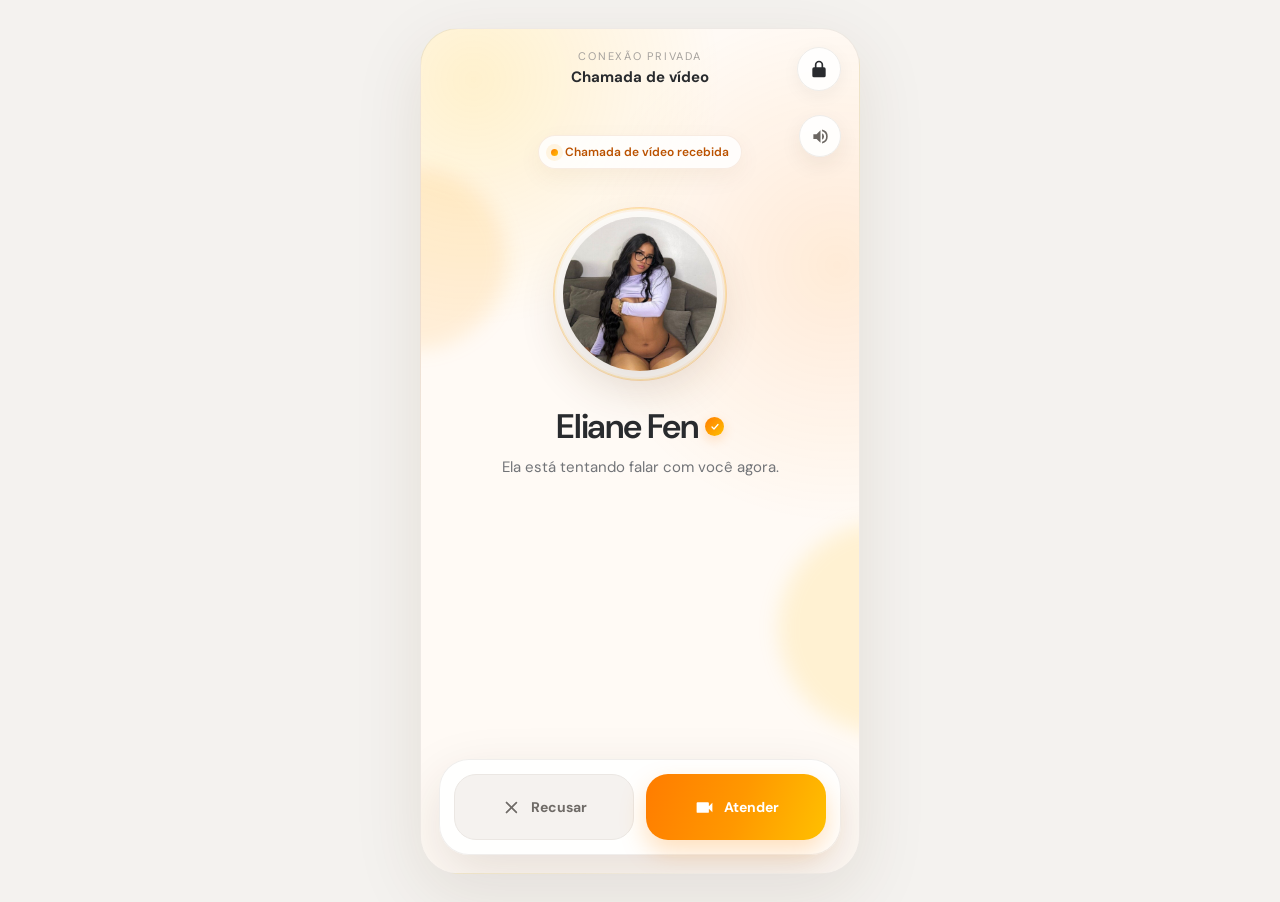
<file: chamada/index.html>
<!DOCTYPE html>
<html lang="pt-BR">
<head>
  <meta charset="utf-8">
  <meta name="viewport" content="width=device-width, initial-scale=1, maximum-scale=1, minimum-scale=1, user-scalable=no, viewport-fit=cover">
  <meta name="theme-color" content="#fffaf5">
  <title>Chamada de vídeo</title>
  <link rel="preconnect" href="https://fonts.googleapis.com">
  <link rel="preconnect" href="https://fonts.gstatic.com" crossorigin>
  <link href="https://fonts.googleapis.com/css2?family=DM+Sans:wght@400;500;600;700&display=swap" rel="stylesheet">
  <style>
    :root{--ink:#292b2e;--muted:#727478;--orange:#bb5200;--orange-1:#ff7c00;--orange-2:#ff9800;--orange-3:#ffc000;--line:#eeece9;--paper:#fffaf5;--danger:#ef5350;--soft-shadow:0 20px 70px rgba(75,45,20,.10);--small-shadow:0 10px 30px rgba(75,45,20,.10)}
    *{box-sizing:border-box;margin:0;padding:0;-webkit-user-select:none;user-select:none;-webkit-touch-callout:none;-webkit-user-drag:none}
    html,body{min-height:100%;background:#f4f2ef;touch-action:none;overscroll-behavior:none}
    body{font-family:"DM Sans",-apple-system,BlinkMacSystemFont,"Segoe UI",sans-serif;color:var(--ink);min-height:100vh;min-height:100dvh;display:grid;place-items:center;-webkit-font-smoothing:antialiased}
    button,input{font:inherit}
    button:focus-visible,input:focus-visible{outline:3px solid rgba(255,152,0,.32);outline-offset:3px}
    .phone{position:relative;width:100%;max-width:440px;height:100vh;height:100dvh;overflow:hidden;background:radial-gradient(circle at 12% 6%,rgba(255,192,0,.16),transparent 28%),radial-gradient(circle at 95% 28%,rgba(255,124,0,.12),transparent 35%),var(--paper);isolation:isolate}
    .phone::before{content:"";position:absolute;inset:-25%;z-index:-2;pointer-events:none;background:radial-gradient(circle at 50% 42%,rgba(255,157,0,.13),transparent 28%);opacity:0}
    .phone[data-state="incoming"]::before{animation:incomingGlow 2.8s ease-in-out infinite}
    @keyframes incomingGlow{0%,100%{opacity:.25;transform:scale(.94)}50%{opacity:1;transform:scale(1.06)}}
    @media(min-width:560px){body{padding:28px}.phone{height:min(900px,94dvh);border:1px solid rgba(41,43,46,.08);border-radius:38px;box-shadow:var(--soft-shadow)}}
    .ambient{position:absolute;border-radius:999px;filter:blur(10px);pointer-events:none;z-index:-1}.ambient.a{width:180px;height:180px;left:-95px;top:140px;background:rgba(255,152,0,.12)}.ambient.b{width:210px;height:210px;right:-130px;bottom:140px;background:rgba(255,192,0,.14)}
    .phone[data-state="incoming"] .ambient.a{animation:driftA 6s ease-in-out infinite}.phone[data-state="incoming"] .ambient.b{animation:driftB 7s ease-in-out infinite}
    @keyframes driftA{0%,100%{transform:translate3d(0,0,0) scale(1)}50%{transform:translate3d(22px,16px,0) scale(1.12)}}
    @keyframes driftB{0%,100%{transform:translate3d(0,0,0) scale(1)}50%{transform:translate3d(-18px,-20px,0) scale(1.08)}}
    .topbar{position:relative;z-index:20;display:grid;grid-template-columns:44px minmax(0,1fr) 44px;align-items:center;padding:calc(18px + env(safe-area-inset-top)) 18px 10px}
    .phone[data-state="incoming"] .topbar{animation:introTop .72s cubic-bezier(.22,1,.36,1) both}
    @keyframes introTop{from{opacity:0;transform:translateY(-14px)}to{opacity:1;transform:none}}
    .top-icon{width:44px;height:44px;border:1px solid var(--line);border-radius:50%;background:rgba(255,255,255,.84);display:grid;place-items:center;color:var(--ink);box-shadow:0 5px 18px rgba(41,43,46,.05)}.top-icon svg{width:20px;height:20px;fill:currentColor}.top-icon.hidden{visibility:hidden}
    .brand{text-align:center;min-width:0}.brand-kicker{font-size:11px;line-height:1;text-transform:uppercase;letter-spacing:.16em;color:#a5a19d;margin-bottom:5px}.brand-title{font-size:15px;font-weight:700;white-space:nowrap;overflow:hidden;text-overflow:ellipsis}
    .remote-video{position:absolute;inset:0;width:100%;height:100%;object-fit:cover;display:none;z-index:1;background:#111}.phone[data-state="in-call"].has-remote .remote-video{display:block}
    .video-overlay{position:absolute;inset:0;z-index:2;display:none;pointer-events:none;background:linear-gradient(180deg,rgba(15,14,13,.45) 0%,rgba(15,14,13,.08) 30%,rgba(15,14,13,.10) 56%,rgba(15,14,13,.70) 100%)}.phone[data-state="in-call"].has-remote .video-overlay{display:block}
    .phone.signal-drop .remote-video{animation:signalJitter .22s steps(2,end) infinite;filter:saturate(.75) contrast(1.05)}
    .phone.signal-drop .video-overlay{display:block;background:linear-gradient(180deg,rgba(15,14,13,.26),rgba(15,14,13,.15),rgba(15,14,13,.58))}
    @keyframes signalJitter{0%{transform:translate(0,0) scale(1.002)}35%{transform:translate(-1px,1px) scale(1.005)}70%{transform:translate(1px,0) scale(1.003)}100%{transform:translate(0,0) scale(1.002)}}
    .media-status{position:absolute;inset:0;z-index:12;display:none;place-items:center;background:rgba(20,18,16,.46);backdrop-filter:blur(4px);-webkit-backdrop-filter:blur(4px);color:#fff;text-align:center;padding:24px}.media-status.show{display:grid}.media-box{display:flex;flex-direction:column;align-items:center;gap:12px;padding:18px 20px;border-radius:20px;background:rgba(20,18,16,.48);border:1px solid rgba(255,255,255,.14);font-size:13px;font-weight:700}.media-spinner{width:24px;height:24px;border-radius:50%;border:3px solid rgba(255,255,255,.24);border-top-color:#fff;animation:mediaSpin .75s linear infinite}@keyframes mediaSpin{to{transform:rotate(360deg)}}
    .pause-screen{position:absolute;inset:0;z-index:11;display:none;place-items:center;background:radial-gradient(circle at 50% 36%,rgba(255,152,0,.12),transparent 34%),rgba(18,17,16,.90);color:#fff;text-align:center;padding:24px}.pause-screen.show{display:grid}.pause-card{display:flex;flex-direction:column;align-items:center;gap:10px}.pause-icon{width:64px;height:64px;border-radius:50%;display:grid;place-items:center;background:rgba(255,255,255,.10);border:1px solid rgba(255,255,255,.14);box-shadow:0 12px 34px rgba(0,0,0,.22)}.pause-icon svg{width:28px;height:28px;fill:#fff}.pause-title{font-size:20px;font-weight:700}.pause-sub{max-width:260px;font-size:13px;line-height:1.5;color:rgba(255,255,255,.72)}
    .stage{position:relative;z-index:6;height:calc(100% - 72px);display:flex;flex-direction:column;align-items:center;padding:34px 32px calc(138px + env(safe-area-inset-bottom));text-align:center}
    .eyebrow{display:inline-flex;align-items:center;gap:7px;padding:8px 12px;border:1px solid rgba(187,82,0,.10);border-radius:999px;background:rgba(255,255,255,.82);font-size:12px;font-weight:600;color:var(--orange);box-shadow:0 8px 24px rgba(112,66,21,.06)}
    .phone[data-state="incoming"] .eyebrow{animation:introBadge .75s .10s cubic-bezier(.22,1,.36,1) both}@keyframes introBadge{from{opacity:0;transform:translateY(10px) scale(.95)}to{opacity:1;transform:none}}
    .eyebrow-dot{width:7px;height:7px;border-radius:50%;background:linear-gradient(135deg,var(--orange-1),var(--orange-3));box-shadow:0 0 0 5px rgba(255,152,0,.10)}.phone[data-state="incoming"] .eyebrow-dot{animation:statusPing 1.8s ease-out infinite}@keyframes statusPing{0%,100%{box-shadow:0 0 0 4px rgba(255,152,0,.08)}50%{box-shadow:0 0 0 9px rgba(255,152,0,0)}}
    .avatar-wrap{position:relative;width:174px;height:174px;margin:38px auto 28px}.phone[data-state="incoming"] .avatar-wrap{animation:avatarEntrance .9s .16s cubic-bezier(.16,1,.3,1) both,avatarFloat 3.2s 1.2s ease-in-out infinite}@keyframes avatarEntrance{0%{opacity:0;transform:translateY(20px) scale(.78)}65%{opacity:1;transform:translateY(-3px) scale(1.035)}100%{opacity:1;transform:none}}@keyframes avatarFloat{0%,100%{transform:translateY(0)}50%{transform:translateY(-5px)}}
    .avatar-wrap::before{content:"";position:absolute;inset:-21px;border-radius:50%;background:radial-gradient(circle,rgba(255,155,0,.13),rgba(255,155,0,0) 68%);opacity:0;transform:scale(.8)}.phone[data-state="incoming"] .avatar-wrap::before{animation:aura 2.25s .8s ease-out infinite}@keyframes aura{0%{opacity:.1;transform:scale(.84)}45%{opacity:.8}100%{opacity:0;transform:scale(1.20)}}
    .avatar-ring,.avatar-ring::after{position:absolute;inset:0;border-radius:50%;content:""}.avatar-ring{border:1px solid rgba(255,152,0,.28);animation:ring 2.35s ease-out infinite}.avatar-ring::after{border:1px solid rgba(255,192,0,.23);animation:ring 2.35s 1.1s ease-out infinite}@keyframes ring{0%{transform:scale(.96);opacity:0}18%{opacity:1}100%{transform:scale(1.42);opacity:0}}
    .avatar{position:absolute;inset:10px;border-radius:50%;overflow:hidden;background:#f0ece8;box-shadow:0 18px 45px rgba(83,49,18,.16),0 0 0 6px rgba(255,255,255,.82)}.phone[data-state="incoming"] .avatar{animation:avatarBeat 1.7s 1.1s ease-in-out infinite}@keyframes avatarBeat{0%,100%{box-shadow:0 18px 45px rgba(83,49,18,.16),0 0 0 6px rgba(255,255,255,.82)}50%{box-shadow:0 21px 52px rgba(255,132,0,.20),0 0 0 7px rgba(255,255,255,.92)}}
    .avatar img{width:100%;height:100%;display:block;object-fit:cover}.avatar-fallback{position:absolute;inset:0;display:none;place-items:center;background:#f2eee9;color:#b4aca5}.avatar-fallback svg{width:54px;height:54px;fill:currentColor}.avatar.no-photo img{display:none}.avatar.no-photo .avatar-fallback{display:grid}
    .name-line{display:flex;align-items:center;justify-content:center;gap:7px}.phone[data-state="incoming"] .name-line{animation:introText .72s .34s cubic-bezier(.22,1,.36,1) both}.name{font-size:34px;line-height:1.05;font-weight:600;letter-spacing:-.035em}.verified{width:19px;height:19px;display:grid;place-items:center;border-radius:50%;background:linear-gradient(135deg,var(--orange-1),var(--orange-3));color:#fff;box-shadow:0 4px 12px rgba(255,124,0,.22)}.verified svg{width:12px;height:12px;fill:none;stroke:currentColor;stroke-width:2.5;stroke-linecap:round;stroke-linejoin:round}.phone[data-state="incoming"] .verified{animation:verifiedPop .65s .68s cubic-bezier(.18,1.4,.32,1) both}@keyframes verifiedPop{from{opacity:0;transform:scale(.2) rotate(-40deg)}to{opacity:1;transform:none}}
    .substatus{margin-top:12px;color:var(--muted);font-size:15px;line-height:1.45}.phone[data-state="incoming"] .substatus{animation:introText .72s .44s cubic-bezier(.22,1,.36,1) both}@keyframes introText{from{opacity:0;transform:translateY(12px)}to{opacity:1;transform:none}}
    .call-timer{position:absolute;top:calc(54px + env(safe-area-inset-top));left:14px;z-index:59;display:none;align-items:center;gap:7px;height:28px;padding:0 10px;border:1px solid rgba(255,255,255,.18);border-radius:10px;background:rgba(24,24,24,.24);backdrop-filter:blur(12px);-webkit-backdrop-filter:blur(12px);box-shadow:0 5px 16px rgba(0,0,0,.07);color:rgba(255,255,255,.88);font-size:11px;font-weight:650;font-variant-numeric:tabular-nums;letter-spacing:.02em;pointer-events:none;opacity:1;transform:translateY(0) scale(1);transition:opacity .22s ease,transform .24s ease,visibility 0s linear}
    .phone[data-state="in-call"] .call-timer{display:inline-flex}
    .phone[data-state="in-call"].controls-hidden .call-timer{opacity:0;transform:translateY(-5px) scale(.96);visibility:hidden;transition:opacity .22s ease,transform .24s ease,visibility 0s linear .22s}
    .timer-live-dot{width:6px;height:6px;border-radius:50%;background:rgba(198,243,208,.92);box-shadow:0 0 0 3px rgba(198,243,208,.09);flex:0 0 auto}
    .timer-value{min-width:31px;text-align:center;line-height:1}
    .connecting-card{display:none;margin-top:24px;padding:11px 15px;border:1px solid var(--line);border-radius:16px;background:rgba(255,255,255,.78);color:var(--muted);font-size:13px;box-shadow:0 10px 24px rgba(41,43,46,.04)}.phone[data-state="connecting"] .connecting-card{display:block;animation:connectIn .45s cubic-bezier(.22,1,.36,1) both}@keyframes connectIn{from{opacity:0;transform:translateY(8px) scale(.97)}to{opacity:1;transform:none}}
    .phone.recovering .connecting-card{display:inline-flex!important;align-items:center;gap:9px;color:var(--orange);font-weight:700;background:rgba(255,255,255,.92)}.phone.recovering .connecting-card::before{content:"";width:14px;height:14px;border-radius:50%;border:2px solid rgba(255,152,0,.20);border-top-color:var(--orange-2);animation:recoverySpin .7s linear infinite}.phone.recovering .controls{pointer-events:none;opacity:.58;filter:saturate(.7)}.phone.recovering .stage{animation:recoveryBreath 1.25s ease-in-out infinite}@keyframes recoverySpin{to{transform:rotate(360deg)}}@keyframes recoveryBreath{0%,100%{opacity:1}50%{opacity:.72}}
    .phone[data-state="in-call"].has-remote .stage{align-items:flex-start;text-align:left;padding-top:18px;color:#fff;pointer-events:none}.phone[data-state="in-call"].has-remote .eyebrow,.phone[data-state="in-call"].has-remote .avatar-wrap{display:none}.phone[data-state="in-call"].has-remote .name-line{justify-content:flex-start}.phone[data-state="in-call"].has-remote .name{font-size:27px;text-shadow:0 2px 12px rgba(0,0,0,.28)}.phone[data-state="in-call"] .substatus{display:none}
    /* HUD minimalista da chamada: nome/verificado + qualidade sempre visível */
    .call-hud{position:absolute;top:calc(16px + env(safe-area-inset-top));left:14px;z-index:60;display:none;align-items:center;gap:7px;max-width:calc(100% - 64px);pointer-events:none}
    .phone[data-state="connecting"] .call-hud,.phone[data-state="in-call"] .call-hud{display:flex}
    .hud-identity,.quality-indicator{height:30px;display:inline-flex;align-items:center;border:1px solid rgba(255,255,255,.22);background:rgba(24,24,24,.30);backdrop-filter:blur(12px);-webkit-backdrop-filter:blur(12px);box-shadow:0 5px 16px rgba(0,0,0,.08);color:rgba(255,255,255,.92)}
    .hud-identity{gap:5px;min-width:0;padding:0 9px;border-radius:11px}
    .hud-name{max-width:108px;overflow:hidden;text-overflow:ellipsis;white-space:nowrap;font-size:11px;font-weight:600;letter-spacing:-.01em}
    .hud-verified{width:13px;height:13px;display:grid;place-items:center;border-radius:50%;background:rgba(255,255,255,.92);color:#db7800;flex:0 0 auto}
    .hud-verified svg{width:8px;height:8px;fill:none;stroke:currentColor;stroke-width:2.7;stroke-linecap:round;stroke-linejoin:round}
    .quality-indicator{gap:6px;padding:0 9px;border-radius:11px;font-size:10px;font-weight:600;letter-spacing:.01em;transition:background .28s ease,border-color .28s ease,color .28s ease}
    .quality-bars{height:11px;display:flex;align-items:flex-end;gap:1.5px}
    .quality-bars span{display:block;width:2.5px;border-radius:2px;background:currentColor;opacity:.28;transition:opacity .25s ease,height .25s ease}.quality-bars span:nth-child(1){height:4px}.quality-bars span:nth-child(2){height:7px}.quality-bars span:nth-child(3){height:10px}
    .quality-indicator[data-quality="high"]{color:#dff7e7}.quality-indicator[data-quality="high"] .quality-bars span{opacity:.92}
    .quality-indicator[data-quality="medium"]{color:#fff0c9;background:rgba(91,68,20,.31);border-color:rgba(255,231,174,.22)}.quality-indicator[data-quality="medium"] .quality-bars span:nth-child(-n+2){opacity:.90}.quality-indicator[data-quality="medium"] .quality-bars span:nth-child(3){opacity:.20}
    .quality-indicator[data-quality="low"]{color:#ffe3cf;background:rgba(94,48,18,.34);border-color:rgba(255,214,183,.24)}.quality-indicator[data-quality="low"] .quality-bars span:nth-child(1){opacity:.92}.quality-indicator[data-quality="low"] .quality-bars span:nth-child(n+2){opacity:.20}
    .phone[data-state="connecting"] .stage .name-line,.phone[data-state="in-call"] .stage .name-line{display:none}
    .phone[data-state="connecting"] .topbar,.phone[data-state="in-call"] .topbar{opacity:0;pointer-events:none}
    .phone[data-state="in-call"].has-remote .stage{padding-top:66px}
    .self-cam{position:absolute;top:calc(62px + env(safe-area-inset-top));right:14px;width:94px;height:136px;border-radius:18px;overflow:hidden;z-index:15;display:none;background:#e7e2dd;border:1px solid rgba(255,255,255,.72);box-shadow:0 12px 28px rgba(0,0,0,.18)}.phone[data-state="connecting"] .self-cam,.phone[data-state="in-call"] .self-cam{display:block;animation:selfIn .45s cubic-bezier(.22,1,.36,1) both}@keyframes selfIn{from{opacity:0;transform:translateY(-8px) scale(.88)}to{opacity:1;transform:none}}.self-video{width:100%;height:100%;display:block;object-fit:cover;background:#111}.self-placeholder{display:none;position:absolute;inset:0;place-items:center;background:#eee8e1;color:#958d86}.self-placeholder svg{width:28px;height:28px;fill:currentColor}.self-cam.no-video .self-video,.self-cam.off .self-video{display:none}.self-cam.no-video .self-placeholder,.self-cam.off .self-placeholder{display:grid}
    .flip-cam{position:absolute;top:calc(16px + env(safe-area-inset-top));right:14px;left:auto;z-index:61;width:30px;height:30px;border:1px solid rgba(255,255,255,.20);border-radius:10px;display:none;place-items:center;background:rgba(24,24,24,.26);backdrop-filter:blur(10px);-webkit-backdrop-filter:blur(10px);color:rgba(255,255,255,.88);box-shadow:none;cursor:pointer;-webkit-tap-highlight-color:transparent;transition:opacity .22s ease,transform .24s ease,visibility 0s linear}.phone[data-state="connecting"] .flip-cam,.phone[data-state="in-call"] .flip-cam{display:grid}.flip-cam svg{width:15px;height:15px;fill:currentColor}.flip-cam.spin svg{animation:flipspin .5s ease}@keyframes flipspin{to{transform:rotate(360deg)}}
    .controls{position:absolute;left:18px;right:18px;bottom:calc(18px + env(safe-area-inset-bottom));z-index:30;border:1px solid rgba(238,236,233,.86);border-radius:30px;background:rgba(255,255,255,.90);backdrop-filter:blur(18px);-webkit-backdrop-filter:blur(18px);box-shadow:0 20px 55px rgba(62,40,22,.13);padding:14px;transition:opacity .25s ease,filter .25s ease,transform .28s ease}.phone[data-state="incoming"] .controls{animation:controlsEntrance .82s .52s cubic-bezier(.16,1,.3,1) both}@keyframes controlsEntrance{0%{opacity:0;transform:translateY(34px) scale(.96)}70%{opacity:1;transform:translateY(-3px) scale(1.008)}100%{opacity:1;transform:none}}
    .phone[data-state="in-call"].controls-hidden .controls{opacity:0;transform:translateY(16px);pointer-events:none;filter:saturate(.92)}
    .phone[data-state="in-call"].controls-hidden .flip-cam{opacity:0;transform:translateY(-5px) scale(.92);visibility:hidden;pointer-events:none;transition:opacity .22s ease,transform .24s ease,visibility 0s linear .22s}
    .incoming-controls,.incall-controls,.ended-controls{display:none}.phone[data-state="incoming"] .incoming-controls{display:grid;grid-template-columns:1fr 1fr;gap:12px}.phone[data-state="connecting"] .incall-controls,.phone[data-state="in-call"] .incall-controls{display:grid;grid-template-columns:repeat(4,1fr);gap:7px}.phone[data-state="ended"] .ended-controls{display:block}
    .phone.one-time-ended .controls,.phone.one-time-ended .sound-toggle,.phone.one-time-ended .flip-cam,.phone.one-time-ended .self-cam{display:none!important}.phone.one-time-ended .stage{padding-bottom:40px}
    .action{position:relative;isolation:isolate;overflow:hidden;min-height:66px;border:0;border-radius:22px;display:flex;align-items:center;justify-content:center;gap:9px;cursor:pointer;font-weight:700;font-size:14px;transition:transform .16s ease,filter .2s ease,box-shadow .2s ease}.action:active{transform:scale(.97)}.action svg{width:21px;height:21px;fill:currentColor}.decline{background:#f5f2ef;color:#6f6b67;border:1px solid #ebe7e3}.phone[data-state="incoming"] .decline{animation:declineBreathe 2.7s 1.2s ease-in-out infinite}@keyframes declineBreathe{0%,72%,100%{transform:translateX(0)}78%{transform:translateX(-2px)}84%{transform:translateX(2px)}90%{transform:translateX(-1px)}}
    .accept{background:linear-gradient(110deg,var(--orange-1),var(--orange-2) 52%,var(--orange-3));color:#fff;box-shadow:0 12px 26px rgba(255,137,0,.26)}.phone[data-state="incoming"] .accept{animation:acceptCall 1.75s .9s cubic-bezier(.4,0,.2,1) infinite}@keyframes acceptCall{0%,100%{transform:translateY(0) scale(1);box-shadow:0 12px 26px rgba(255,137,0,.22)}45%{transform:translateY(-3px) scale(1.018);box-shadow:0 18px 38px rgba(255,137,0,.40)}60%{transform:translateY(-1px) scale(1.008);box-shadow:0 14px 31px rgba(255,137,0,.30)}}
    .mini-action{min-height:62px;border:0;border-radius:18px;background:#f6f3f0;color:var(--ink);display:flex;flex-direction:column;gap:5px;align-items:center;justify-content:center;cursor:pointer;font-size:10px;font-weight:600}.mini-action svg{width:19px;height:19px;fill:currentColor}.mini-action.off{background:#ece7e2;color:#9c928a}.mini-action.end{background:#fff0ee;color:var(--danger)}.mini-action.chat-active{background:#fff3e6;color:var(--orange)}
    .restart{width:100%;min-height:62px;border:0;border-radius:21px;background:linear-gradient(110deg,var(--orange-1),var(--orange-2) 52%,var(--orange-3));color:#fff;font-weight:700;cursor:pointer}
    .sound-toggle{position:absolute;right:18px;top:calc(86px + env(safe-area-inset-top));z-index:18;width:42px;height:42px;border:1px solid var(--line);border-radius:50%;background:rgba(255,255,255,.88);display:grid;place-items:center;color:#6b6661;cursor:pointer;box-shadow:0 8px 22px rgba(50,36,24,.07)}.phone[data-state="incoming"] .sound-toggle{animation:soundIn .65s .32s cubic-bezier(.22,1,.36,1) both}@keyframes soundIn{from{opacity:0;transform:scale(.7) rotate(-16deg)}to{opacity:1;transform:none}}.sound-toggle svg{width:19px;height:19px;fill:currentColor}.phone:not([data-state="incoming"]) .sound-toggle{display:none}
    .chat-panel{position:absolute;left:12px;right:12px;bottom:calc(98px + env(safe-area-inset-bottom));z-index:40;height:min(410px,58%);display:flex;flex-direction:column;border-radius:26px;background:rgba(255,255,255,.96);backdrop-filter:blur(22px);-webkit-backdrop-filter:blur(22px);border:1px solid rgba(238,236,233,.92);box-shadow:0 24px 70px rgba(20,15,10,.26);transform:translateY(calc(100% + 130px));opacity:0;pointer-events:none;transition:transform .42s cubic-bezier(.16,1,.3,1),opacity .25s ease}.chat-panel.open{transform:translateY(0);opacity:1;pointer-events:auto}.chat-head{display:flex;align-items:center;gap:10px;padding:14px 14px 12px;border-bottom:1px solid var(--line)}.chat-avatar{width:36px;height:36px;border-radius:50%;overflow:hidden;background:#eee}.chat-avatar img{width:100%;height:100%;object-fit:cover}.chat-meta{flex:1;min-width:0}.chat-name{font-size:14px;font-weight:700}.chat-status{font-size:11px;color:#8c8986;margin-top:1px}.chat-close{width:34px;height:34px;border:0;border-radius:50%;background:#f5f2ef;color:#666;display:grid;place-items:center;cursor:pointer}.chat-close svg{width:18px;height:18px;fill:currentColor}.chat-messages{flex:1;overflow:auto;padding:16px 14px;display:flex;flex-direction:column;gap:10px}.bubble{max-width:82%;padding:10px 12px;border-radius:16px;font-size:13px;line-height:1.4;animation:bubbleIn .35s cubic-bezier(.22,1,.36,1) both}.bubble.them{align-self:flex-start;background:#f3f0ed;color:#343434;border-bottom-left-radius:6px}.bubble.me{align-self:flex-end;background:linear-gradient(110deg,var(--orange-1),var(--orange-2));color:#fff;border-bottom-right-radius:6px}.bubble-time{display:block;margin-top:4px;font-size:9px;opacity:.62;text-align:right}@keyframes bubbleIn{from{opacity:0;transform:translateY(7px) scale(.97)}to{opacity:1;transform:none}}
    .chat-countdown{display:none;margin:0 14px 10px;padding:9px 11px;border-radius:14px;background:#fff7ee;color:var(--orange);font-size:11px;font-weight:700;text-align:center}.chat-countdown.show{display:block}.chat-compose{display:flex;gap:8px;padding:10px 12px calc(10px + env(safe-area-inset-bottom));border-top:1px solid var(--line)}.chat-input{flex:1;min-width:0;height:42px;border:1px solid var(--line);border-radius:999px;padding:0 14px;background:#faf8f6;color:var(--ink)}.chat-send{width:42px;height:42px;border:0;border-radius:50%;display:grid;place-items:center;background:linear-gradient(110deg,var(--orange-1),var(--orange-2));color:#fff;cursor:pointer}.chat-send svg{width:18px;height:18px;fill:currentColor}
    @media(max-height:700px){.stage{padding-top:18px}.avatar-wrap{width:138px;height:138px;margin:22px auto 18px}.name{font-size:30px}.controls{bottom:calc(10px + env(safe-area-inset-bottom))}.topbar{padding-top:calc(12px + env(safe-area-inset-top))}.chat-panel{height:min(350px,56%)}}
  </style>
</head>
<body>
  <main class="phone" data-state="incoming">
    <span class="ambient a"></span><span class="ambient b"></span>
    <video class="remote-video" id="remoteVideo" preload="none" playsinline webkit-playsinline muted disablepictureinpicture controlslist="nodownload noplaybackrate noremoteplayback"></video>
    <div class="video-overlay"></div>
    <div class="media-status" id="mediaStatus" aria-live="polite"><div class="media-box"><span class="media-spinner"></span><span id="mediaStatusText">Estabelecendo conexão…</span></div></div>
    <div class="pause-screen" id="pauseScreen"><div class="pause-card"><div class="pause-icon"><svg viewBox="0 0 24 24"><path d="M7 5h4v14H7V5zm6 0h4v14h-4V5z"/></svg></div><div class="pause-title">Chamada pausada</div><div class="pause-sub">Eliane se afastou por alguns segundos. A chamada continua conectada.</div></div></div>

    <header class="topbar"><div class="top-icon hidden"></div><div class="brand"><div class="brand-kicker">conexão privada</div><div class="brand-title">Chamada de vídeo</div></div><div class="top-icon"><svg viewBox="0 0 24 24"><path d="M12 2a5 5 0 0 0-5 5v3H6a2 2 0 0 0-2 2v8a2 2 0 0 0 2 2h12a2 2 0 0 0 2-2v-8a2 2 0 0 0-2-2h-1V7a5 5 0 0 0-5-5Zm-3 8V7a3 3 0 1 1 6 0v3H9Z"/></svg></div></header>
    <button class="sound-toggle" id="soundToggle" aria-label="Silenciar toque"><svg viewBox="0 0 24 24"><path d="M3 9v6h4l5 5V4L7 9H3zm13.5 3a4.5 4.5 0 0 0-2.5-4v8a4.5 4.5 0 0 0 2.5-4zM14 3.2v2.06a7 7 0 0 1 0 13.48v2.06A9 9 0 0 0 14 3.2z"/></svg></button>
    <div class="call-hud" id="callHud" aria-live="polite">
      <div class="hud-identity" aria-label="Eliane Fen, conta verificada">
        <span class="hud-name">Eliane Fen</span>
        <span class="hud-verified" aria-hidden="true"><svg viewBox="0 0 24 24"><path d="m6 12 4 4 8-9"/></svg></span>
      </div>
      <div class="quality-indicator" id="qualityIndicator" data-quality="high" title="Qualidade da conexão: alta">
        <span class="quality-bars" aria-hidden="true"><span></span><span></span><span></span></span>
        <span id="qualityLabel">Alta</span>
      </div>
    </div>
    <div class="call-timer" id="timer" aria-label="Tempo de chamada"><span class="timer-live-dot" aria-hidden="true"></span><span class="timer-value" id="timerValue">00:00</span></div>
    <button class="flip-cam" id="flipBtn" aria-label="Virar câmera"><svg viewBox="0 0 24 24"><path d="M12 4V1L8 5l4 4V6c3.31 0 6 2.69 6 6 0 1.01-.25 1.97-.7 2.8l1.46 1.46C19.54 15.03 20 13.57 20 12c0-4.42-3.58-8-8-8zm0 14c-3.31 0-6-2.69-6-6 0-1.01.25-1.97.7-2.8L5.24 7.74C4.46 8.97 4 10.43 4 12c0 4.42 3.58 8 8 8v3l4-4-4-4v3z"/></svg></button>
    <div class="self-cam" id="selfCam"><video class="self-video" id="selfVideo" playsinline webkit-playsinline autoplay muted></video><div class="self-placeholder"><svg viewBox="0 0 24 24"><path d="M18 10.5V7c0-.6-.4-1-1-1H9.8l8.2 8.2v-3.7l4 4v-11l-4 4zM3.3 2.8 2 4.1l2 2V17c0 .6.4 1 1 1h12c.14 0 .27-.03.4-.08L20.9 21l1.3-1.3L3.3 2.8z"/></svg></div></div>

    <section class="stage">
      <div class="eyebrow"><span class="eyebrow-dot"></span><span id="callType">Chamada de vídeo recebida</span></div>
      <div class="avatar-wrap"><div class="avatar-ring"></div><div class="avatar"><img src="./elianepc.png" alt="Eliane Fen" data-profile-image><div class="avatar-fallback"><svg viewBox="0 0 24 24"><path d="M12 12c2.7 0 4.9-2.2 4.9-4.9S14.7 2.2 12 2.2 7.1 4.4 7.1 7.1 9.3 12 12 12zm0 2.4c-3.3 0-9.8 1.6-9.8 4.9v2.5h19.6v-2.5c0-3.3-6.5-4.9-9.8-4.9z"/></svg></div></div></div>
      <div class="name-line"><h1 class="name">Eliane Fen</h1><span class="verified"><svg viewBox="0 0 24 24"><path d="m6 12 4 4 8-9"/></svg></span></div>
      <p class="substatus" id="subStatus">Ela está tentando falar com você agora.</p><div class="connecting-card" id="connectingCard">Conectando sua câmera com segurança…</div>
    </section>

    <aside class="chat-panel" id="chatPanel" aria-label="Chat da chamada">
      <div class="chat-head"><div class="chat-avatar"><img src="./elianepc.png" alt="Eliane Fen" data-profile-image></div><div class="chat-meta"><div class="chat-name">Eliane Fen</div><div class="chat-status" id="chatStatus">na chamada</div></div><button class="chat-close" id="chatClose" aria-label="Fechar chat"><svg viewBox="0 0 24 24"><path d="M18.3 5.7a1 1 0 0 0-1.4 0L12 10.6 7.1 5.7A1 1 0 1 0 5.7 7.1L10.6 12l-4.9 4.9a1 1 0 1 0 1.4 1.4L12 13.4l4.9 4.9a1 1 0 0 0 1.4-1.4L13.4 12l4.9-4.9a1 1 0 0 0 0-1.4z"/></svg></button></div>
      <div class="chat-messages" id="chatMessages"></div>
      <div class="chat-countdown" id="chatCountdown"></div>
      <form class="chat-compose" id="chatForm"><input class="chat-input" id="chatInput" maxlength="160" autocomplete="off" placeholder="Mensagem"><button class="chat-send" aria-label="Enviar"><svg viewBox="0 0 24 24"><path d="M2.01 21 23 12 2.01 3 2 10l15 2-15 2 .01 7z"/></svg></button></form>
    </aside>

    <div class="controls">
      <div class="incoming-controls"><button class="action decline" id="declineBtn"><svg viewBox="0 0 24 24"><path d="M18.3 5.7a1 1 0 0 0-1.4 0L12 10.6 7.1 5.7A1 1 0 1 0 5.7 7.1L10.6 12l-4.9 4.9a1 1 0 1 0 1.4 1.4L12 13.4l4.9 4.9a1 1 0 0 0 1.4-1.4L13.4 12l4.9-4.9a1 1 0 0 0 0-1.4z"/></svg><span>Recusar</span></button><button class="action accept" id="acceptBtn"><svg viewBox="0 0 24 24"><path d="M17 10.5V7c0-.6-.4-1-1-1H4c-.6 0-1 .4-1 1v10c0 .6.4 1 1 1h12c.6 0 1-.4 1-1v-3.5l4 4v-11l-4 4z"/></svg><span>Atender</span></button></div>
      <div class="incall-controls">
        <button class="mini-action" id="muteMicBtn"><svg viewBox="0 0 24 24"><path d="M12 14a3 3 0 0 0 3-3V6a3 3 0 0 0-6 0v5a3 3 0 0 0 3 3zm5-3a5 5 0 0 1-10 0H5a7 7 0 0 0 6 6.92V21h2v-3.08A7 7 0 0 0 19 11h-2z"/></svg><span>Áudio</span></button>
        <button class="mini-action" id="videoBtn"><svg viewBox="0 0 24 24"><path d="M17 10.5V7c0-.6-.4-1-1-1H4c-.6 0-1 .4-1 1v10c0 .6.4 1 1 1h12c.6 0 1-.4 1-1v-3.5l4 4v-11l-4 4z"/></svg><span>Vídeo</span></button>
        <button class="mini-action" id="chatBtn"><svg viewBox="0 0 24 24"><path d="M4 4h16a2 2 0 0 1 2 2v10a2 2 0 0 1-2 2H8l-6 4V6a2 2 0 0 1 2-2zm2 5h12V7H6v2zm0 4h9v-2H6v2z"/></svg><span>Chat</span></button>
        <button class="mini-action end" id="endBtn"><svg viewBox="0 0 24 24"><path d="M12 9c-1.6 0-3.15.25-4.6.72v3.1c0 .39-.23.74-.56.9-.98.49-1.87 1.12-2.66 1.85-.18.18-.43.28-.7.28-.28 0-.53-.11-.71-.29L.29 13.08a.996.996 0 0 1 0-1.41C3.34 8.78 7.46 7 12 7s8.66 1.78 11.71 4.67c.18.18.29.43.29.71 0 .28-.11.53-.29.71l-2.48 2.48c-.18.18-.43.29-.71.29-.27 0-.52-.11-.7-.28-.79-.74-1.69-1.36-2.67-1.85-.33-.16-.56-.5-.56-.9v-3.1C15.15 9.25 13.6 9 12 9z"/></svg><span>Encerrar</span></button>
      </div>
      <div class="ended-controls"><button class="restart" id="restartBtn">Ligar novamente</button></div>
    </div>
  </main>

  <script>
    const phone=document.querySelector('.phone'),callType=document.getElementById('callType'),subStatus=document.getElementById('subStatus'),timerEl=document.getElementById('timer'),timerValue=document.getElementById('timerValue'),acceptBtn=document.getElementById('acceptBtn'),declineBtn=document.getElementById('declineBtn'),endBtn=document.getElementById('endBtn'),restartBtn=document.getElementById('restartBtn'),soundToggle=document.getElementById('soundToggle'),muteMicBtn=document.getElementById('muteMicBtn'),videoBtn=document.getElementById('videoBtn'),chatBtn=document.getElementById('chatBtn'),flipBtn=document.getElementById('flipBtn'),remoteVideo=document.getElementById('remoteVideo'),selfVideo=document.getElementById('selfVideo'),selfCam=document.getElementById('selfCam'),avatarWrap=document.querySelector('.avatar-wrap'),connectingCard=document.getElementById('connectingCard'),mediaStatus=document.getElementById('mediaStatus'),mediaStatusText=document.getElementById('mediaStatusText'),pauseScreen=document.getElementById('pauseScreen'),chatPanel=document.getElementById('chatPanel'),chatClose=document.getElementById('chatClose'),chatMessages=document.getElementById('chatMessages'),chatCountdown=document.getElementById('chatCountdown'),chatStatus=document.getElementById('chatStatus'),chatForm=document.getElementById('chatForm'),chatInput=document.getElementById('chatInput'),qualityIndicator=document.getElementById('qualityIndicator'),qualityLabel=document.getElementById('qualityLabel'),controlsEl=document.querySelector('.controls');
    const CALL_SESSION_KEY='eliane-fen-active-call-v3',CALL_USED_KEY='eliane-fen-call-used-v1';
    const SEGMENTS=[['https://chamada.b-cdn.net/IMG_2720.MP4'],['https://chamada.b-cdn.net/IMG_2721.MP4']];
    const INTERMISSION_MS=20000,TRANSITION_RECOVERY_MS=5000;
    let state='incoming',muted=false,ringing=false,ringTimer=null,vibTimer=null,callTimer=null,seconds=0,audioCtx=null,flipping=false,facingMode='user',localStream=null,jsMotion=[],recovering=false,segment=0,sourceIndex=0,remoteLoaded=false,retryTimer=null,remoteRetryCount=0,stallRecoveryTimer=null,transitionRecoveryTimer=null,stutterTimer=null,stutterRelease=null,stutterStarted=false,phase='video',intermissionEndsAt=0,countdownTimer=null,chatAutoMessageShown=false,qualityStartupUntil=0,controlsHideTimer=null;

    const PROFILE_IMAGE_CANDIDATES=[
      './elianepc.png','./elianepc.jpg','./elianepc.jpeg','./elianepc.webp','./elianepc',
      '/chamada/elianepc.png','/chamada/elianepc.jpg','/chamada/elianepc.jpeg','/chamada/elianepc.webp','/chamada/elianepc',
      './image_2026-08-30_20-52-57.png','/chamada/image_2026-08-30_20-52-57.png'
    ];
    function setupProfileImages(){
      document.querySelectorAll('[data-profile-image]').forEach(img=>{
        let index=Math.max(0,PROFILE_IMAGE_CANDIDATES.indexOf(img.getAttribute('src')));
        const avatar=img.closest('.avatar');
        const tryNext=()=>{
          index++;
          if(index<PROFILE_IMAGE_CANDIDATES.length){img.src=PROFILE_IMAGE_CANDIDATES[index];return}
          if(avatar)avatar.classList.add('no-photo');
        };
        img.addEventListener('load',()=>{if(avatar)avatar.classList.remove('no-photo')});
        img.addEventListener('error',tryNext);
      });
    }
    setupProfileImages();
    let startupQualityTimer=null,startupQualityLevel='low';
    function setQuality(level){if(!qualityIndicator||!qualityLabel)return;const labels={low:'Baixa',medium:'Média',high:'Alta'},spoken={low:'baixa',medium:'média',high:'alta'};const safe=labels[level]?level:'high';qualityIndicator.dataset.quality=safe;qualityLabel.textContent=labels[safe];qualityIndicator.title='Qualidade da conexão: '+spoken[safe];qualityIndicator.setAttribute('aria-label','Qualidade da conexão: '+spoken[safe])}
    function randomBetween(min,max){return Math.round(min+Math.random()*(max-min))}
    function stopStartupQualityPattern(){clearTimeout(startupQualityTimer);startupQualityTimer=null}
    function scheduleStartupQualityChange(){
        stopStartupQualityPattern();
        if(state!=='in-call'||Date.now()>=qualityStartupUntil){refreshQuality();return}
        /* Variação irregular: às vezes mantém o mesmo nível, às vezes muda rápido ou demora. */
        const keepChance=startupQualityLevel==='low'?0.48:0.58;
        if(Math.random()>keepChance)startupQualityLevel=startupQualityLevel==='low'?'medium':'low';
        setQuality(startupQualityLevel);

        const roll=Math.random();
        const delay=roll<0.18?randomBetween(320,620):roll<0.68?randomBetween(750,1550):randomBetween(1700,3100);
        startupQualityTimer=setTimeout(scheduleStartupQualityChange,Math.min(delay,Math.max(120,qualityStartupUntil-Date.now())));
    }
    function startStartupQualityPattern(){
        stopStartupQualityPattern();
        startupQualityLevel=Math.random()<0.62?'low':'medium';
        setQuality(startupQualityLevel);
        startupQualityTimer=setTimeout(scheduleStartupQualityChange,randomBetween(500,1400));
    }
    /* Indicador de sinal 100% estético: não lê conexão, buffering ou erros do vídeo.
       Oscila apenas nos primeiros 30 segundos e depois fica em Alta. */
    function refreshQuality(){
        if(state==='in-call'&&Date.now()<qualityStartupUntil)return;
        setQuality('high');
    }
    function markQualityLow(){}
    function markQualityStable(){}
    setQuality('high');

    function clearControlsAutoHide(){clearTimeout(controlsHideTimer);controlsHideTimer=null;phone.classList.remove('controls-hidden')}
    function hideCallControls(){if(state!=='in-call')return;phone.classList.add('controls-hidden')}
    function showCallControls(){clearTimeout(controlsHideTimer);controlsHideTimer=null;phone.classList.remove('controls-hidden');if(state==='in-call')controlsHideTimer=setTimeout(hideCallControls,2000)}
    function setState(s){const previous=state;state=s;phone.dataset.state=s;if(s!=='incoming')clearForcedMotion();if(s==='in-call'){if(previous!=='in-call'){qualityStartupUntil=Date.now()+30000;startStartupQualityPattern()}showCallControls()}else{stopStartupQualityPattern();clearControlsAutoHide()}}
    function clearForcedMotion(){jsMotion.forEach(a=>{try{a.cancel()}catch(e){}});jsMotion=[]}
    function forceIncomingMotion(){clearForcedMotion();if(!Element.prototype.animate||state!=='incoming')return;jsMotion.push(acceptBtn.animate([{transform:'translateY(0) scale(1)'},{transform:'translateY(-5px) scale(1.035)'},{transform:'translateY(0) scale(1)'}],{duration:1500,iterations:Infinity,easing:'ease-in-out'}));jsMotion.push(avatarWrap.animate([{transform:'translateY(0)'},{transform:'translateY(-7px)'},{transform:'translateY(0)'}],{duration:2800,iterations:Infinity,easing:'ease-in-out'}))}
    function ensureAudio(){if(!audioCtx){const AC=window.AudioContext||window.webkitAudioContext;if(AC)audioCtx=new AC()}if(audioCtx&&audioCtx.state==='suspended')audioCtx.resume()}
    function beep(freq,start,dur,vol=.12){if(!audioCtx)return;const o=audioCtx.createOscillator(),g=audioCtx.createGain(),t=audioCtx.currentTime+start;o.type='sine';o.frequency.value=freq;o.connect(g);g.connect(audioCtx.destination);g.gain.setValueAtTime(0,t);g.gain.linearRampToValueAtTime(vol,t+.03);g.gain.setValueAtTime(vol,t+dur-.05);g.gain.linearRampToValueAtTime(0,t+dur);o.start(t);o.stop(t+dur+.02)}
    function ringPattern(){ensureAudio();beep(1046,0,.17);beep(1318,.20,.18);beep(1046,.48,.18)}function startRinging(){if(ringing||muted)return;ringing=true;ringPattern();ringTimer=setInterval(ringPattern,2400)}function stopRinging(){ringing=false;if(ringTimer){clearInterval(ringTimer);ringTimer=null}}
    function startVibration(){if(!('vibrate'in navigator))return;try{navigator.vibrate([420,320,420])}catch(e){}vibTimer=setInterval(()=>{try{navigator.vibrate([420,320,420])}catch(e){}},2400)}function stopVibration(){if(vibTimer){clearInterval(vibTimer);vibTimer=null}try{navigator.vibrate?.(0)}catch(e){}}
    function fmt(n){return String(n).padStart(2,'0')}function renderTimer(){timerValue.textContent=fmt(Math.floor(seconds/60))+':'+fmt(seconds%60)}function startCallTimer(from=0){stopCallTimer();seconds=Math.max(0,Number(from)||0);renderTimer();callTimer=setInterval(()=>{seconds+=phone.classList.contains('controls-hidden')?2:1;renderTimer();saveCallSession()},1000)}function stopCallTimer(){if(callTimer){clearInterval(callTimer);callTimer=null}}
    function hasUsedCall(){try{return localStorage.getItem(CALL_USED_KEY)==='1'}catch(e){return false}}function markCallUsed(){try{localStorage.setItem(CALL_USED_KEY,'1')}catch(e){}}
    function getStoredCall(){try{const raw=sessionStorage.getItem(CALL_SESSION_KEY);if(!raw)return null;const d=JSON.parse(raw);return d&&d.active?d:null}catch(e){return null}}function clearCallSession(){try{sessionStorage.removeItem(CALL_SESSION_KEY)}catch(e){}}
    function seedActiveCallSession(){try{sessionStorage.setItem(CALL_SESSION_KEY,JSON.stringify({active:true,seconds:0,segment:0,phase:'video',remoteTime:0,intermissionEndsAt:0,micOff:false,videoOff:false,facingMode:'user',savedAt:Date.now()}))}catch(e){}}
    function saveCallSession(){if((state!=='in-call'&&!recovering)||phone.classList.contains('one-time-ended'))return;try{sessionStorage.setItem(CALL_SESSION_KEY,JSON.stringify({active:true,seconds,segment,phase,remoteTime:Number.isFinite(remoteVideo.currentTime)?remoteVideo.currentTime:0,intermissionEndsAt,micOff:muteMicBtn.classList.contains('off'),videoOff:videoBtn.classList.contains('off'),facingMode,savedAt:Date.now()}))}catch(e){}}
    function showUsedCallEnded(){cleanupActiveCall();phone.classList.add('one-time-ended');setState('ended');callType.textContent='Essa ligação terminou';subStatus.textContent='Essa chamada não está mais disponível.';timerValue.textContent='';hideMediaStatus();closeChat(true)}
    function updateMirror(){selfVideo.style.transform=facingMode==='user'?'scaleX(-1)':'none'}function applyMicState(){const off=muteMicBtn.classList.contains('off');if(localStream)localStream.getAudioTracks().forEach(t=>t.enabled=!off)}function applyVideoState(){const off=videoBtn.classList.contains('off');selfCam.classList.toggle('off',off);if(localStream)localStream.getVideoTracks().forEach(t=>t.enabled=!off)}function attachStream(){selfVideo.srcObject=localStream;selfCam.classList.remove('no-video');updateMirror();selfVideo.play().catch(()=>{});applyMicState();applyVideoState()}
    async function startCamera(){if(localStream)return true;if(!navigator.mediaDevices?.getUserMedia){selfCam.classList.add('no-video');return false}const tries=[{video:{facingMode},audio:true},{video:true,audio:true},{video:{facingMode},audio:false},{video:true,audio:false}];for(const c of tries){try{localStream=await navigator.mediaDevices.getUserMedia(c);attachStream();return true}catch(e){}}selfCam.classList.add('no-video');return false}
    async function flipCamera(){if(flipping||!localStream||!navigator.mediaDevices?.getUserMedia)return;flipping=true;flipBtn.classList.add('spin');const prev=facingMode;facingMode=facingMode==='user'?'environment':'user';const old=localStream.getVideoTracks()[0];if(old)old.stop();try{const ns=await navigator.mediaDevices.getUserMedia({video:{facingMode:{exact:facingMode}},audio:false}),nt=ns.getVideoTracks()[0];localStream.getVideoTracks().forEach(t=>localStream.removeTrack(t));localStream.addTrack(nt);selfVideo.srcObject=localStream;updateMirror();await selfVideo.play().catch(()=>{});applyVideoState()}catch(e){facingMode=prev}finally{flipping=false;flipBtn.classList.remove('spin');saveCallSession()}}
    function stopCamera(){if(localStream){localStream.getTracks().forEach(t=>t.stop());localStream=null}selfVideo.srcObject=null;selfCam.classList.remove('no-video','off')}

    function showMediaStatus(t){mediaStatusText.textContent=t;mediaStatus.classList.add('show')}function hideMediaStatus(){mediaStatus.classList.remove('show')}
    function currentSources(){return SEGMENTS[segment]||[]}
    function setRemoteSource(idx=0){sourceIndex=idx;const src=currentSources()[idx];if(!src)return false;clearStutter();remoteVideo.pause();remoteVideo.removeAttribute('src');remoteVideo.src=src;remoteVideo.preload='auto';remoteLoaded=true;remoteVideo.load();return true}
    function ensureRemoteLoaded(){if(remoteLoaded)return;showMediaStatus('Estabelecendo conexão…');setRemoteSource(0)}
    function playRemoteNow(){ensureRemoteLoaded();try{remoteVideo.muted=false;const p=remoteVideo.play();if(p?.catch)p.catch(()=>{remoteVideo.muted=true;remoteVideo.play().catch(()=>{})})}catch(e){}}
    function clearStutter(){clearInterval(stutterTimer);clearTimeout(stutterRelease);stutterTimer=null;stutterRelease=null;stutterStarted=false;phone.classList.remove('signal-drop');markQualityStable()}
    function startStutter(){if(stutterStarted||segment!==0||phase!=='video')return;stutterStarted=true;phone.classList.add('signal-drop');markQualityLow(6500);stutterTimer=setInterval(()=>{if(state!=='in-call'||segment!==0||phase!=='video'){clearStutter();return}try{if(!remoteVideo.paused){remoteVideo.pause();stutterRelease=setTimeout(()=>remoteVideo.play().catch(()=>{}),170+Math.random()*180)}}catch(e){}},720)}
    function clearRemoteRecovery(){clearTimeout(stallRecoveryTimer);stallRecoveryTimer=null}
    function retryRemote(){
      if(state!=='in-call'&&state!=='connecting')return;
      clearTimeout(retryTimer);
      clearRemoteRecovery();
      if(remoteRetryCount>=2){
        hideMediaStatus();
        return;
      }
      retryTimer=setTimeout(()=>{
        if(remoteVideo.readyState>=3&&!remoteVideo.paused){remoteRetryCount=0;hideMediaStatus();return}
        remoteRetryCount++;
        const t=Number.isFinite(remoteVideo.currentTime)?remoteVideo.currentTime:0;
        try{remoteVideo.load()}catch(e){}
        remoteVideo.addEventListener('loadedmetadata',()=>{
          try{remoteVideo.currentTime=t}catch(e){}
          playRemoteNow();
        },{once:true});
      },2500)
    }
    function scheduleRemoteRecovery(){
      clearRemoteRecovery();
      stallRecoveryTimer=setTimeout(()=>{
        if((state==='in-call'||state==='connecting')&&phase==='video'&&remoteVideo.readyState<3&&!remoteVideo.ended){
          retryRemote();
        }
      },6000)
    }
    function restoreRemotePosition(time){ensureRemoteLoaded();const wanted=Math.max(0,Number(time)||0);const seek=()=>{try{if(Number.isFinite(remoteVideo.duration)&&remoteVideo.duration>0)remoteVideo.currentTime=Math.min(wanted,Math.max(0,remoteVideo.duration-.05));else remoteVideo.currentTime=wanted}catch(e){}playRemoteNow()};if(remoteVideo.readyState>=1)seek();else remoteVideo.addEventListener('loadedmetadata',seek,{once:true})}
    function preloadSecondSegment(){if(segment!==0)return;const link=document.createElement('link');link.rel='preload';link.as='video';link.href=SEGMENTS[1][0];document.head.appendChild(link)}

    function openChat(auto=false){chatPanel.classList.add('open');chatBtn.classList.add('chat-active');if(auto)chatClose.style.display='none';else chatClose.style.display='grid';setTimeout(()=>{chatMessages.scrollTop=chatMessages.scrollHeight},20)}
    function closeChat(force=false){if(phase==='intermission'&&!force)return;chatPanel.classList.remove('open');chatBtn.classList.remove('chat-active');chatClose.style.display='grid'}
    function addMessage(text,who='them'){const b=document.createElement('div');b.className='bubble '+who;b.textContent=text;const tm=document.createElement('span');tm.className='bubble-time';tm.textContent=new Date().toLocaleTimeString('pt-BR',{hour:'2-digit',minute:'2-digit'});b.appendChild(tm);chatMessages.appendChild(b);chatMessages.scrollTop=chatMessages.scrollHeight}
    function updateCountdown(){if(phase!=='intermission')return;const left=Math.max(0,Math.ceil((intermissionEndsAt-Date.now())/1000));chatCountdown.textContent='Eliane volta em '+left+'s';chatCountdown.classList.add('show');chatStatus.textContent='voltando em '+left+'s';if(left<=0)resumeWithSecondVideo()}
    function beginTransitionRecovery(){
      if(segment!==0||phase==='transition-recovery'||phase==='intermission')return;
      clearStutter();
      phase='transition-recovery';
      remoteVideo.pause();
      phone.classList.remove('has-remote');
      pauseScreen.classList.remove('show');
      closeChat(true);
      showMediaStatus('Reconectando chamada…');
      saveCallSession();
      clearTimeout(transitionRecoveryTimer);
      transitionRecoveryTimer=setTimeout(()=>{
        transitionRecoveryTimer=null;
        if(state==='in-call'&&segment===0&&phase==='transition-recovery')beginIntermission();
      },TRANSITION_RECOVERY_MS);
    }
    function beginIntermission(){if(segment!==0||phase==='intermission')return;clearTimeout(transitionRecoveryTimer);transitionRecoveryTimer=null;clearStutter();phase='intermission';remoteVideo.pause();pauseScreen.classList.add('show');hideMediaStatus();phone.classList.remove('has-remote');chatAutoMessageShown=true;openChat(true);chatCountdown.classList.add('show');chatStatus.textContent='ausente por alguns segundos';addMessage('calma amor, volto em 20 segundos','them');intermissionEndsAt=Date.now()+INTERMISSION_MS;saveCallSession();preloadSecondSegment();clearInterval(countdownTimer);updateCountdown();countdownTimer=setInterval(updateCountdown,500)}
    function resumeWithSecondVideo(){if(phase!=='intermission')return;clearInterval(countdownTimer);countdownTimer=null;chatCountdown.classList.remove('show');chatStatus.textContent='na chamada';pauseScreen.classList.remove('show');phase='video';segment=1;sourceIndex=0;remoteLoaded=false;closeChat(true);showMediaStatus('Retomando chamada…');setRemoteSource(0);remoteVideo.addEventListener('canplay',()=>{phone.classList.add('has-remote');hideMediaStatus();playRemoteNow();saveCallSession()},{once:true});playRemoteNow()}
    function finishRemoteCall(){if(state!=='in-call')return;clearCallSession();stopCallTimer();stopCamera();clearStutter();hideMediaStatus();pauseScreen.classList.remove('show');closeChat(true);phone.classList.remove('has-remote');phone.classList.add('one-time-ended');setState('ended');callType.textContent='Chamada encerrada';subStatus.textContent='Eliane encerrou a chamada.'}
    function cleanupActiveCall(){stopRinging();stopVibration();stopCallTimer();stopCamera();clearStutter();clearRemoteRecovery();clearTimeout(transitionRecoveryTimer);transitionRecoveryTimer=null;clearControlsAutoHide();clearInterval(countdownTimer);clearTimeout(retryTimer);try{remoteVideo.pause();remoteVideo.removeAttribute('src');remoteVideo.load()}catch(e){}remoteLoaded=false;remoteRetryCount=0;pauseScreen.classList.remove('show');phone.classList.remove('answering','declining','recovering','has-remote','signal-drop');clearCallSession()}

    remoteVideo.addEventListener('loadeddata',()=>{if(phase==='video'){phone.classList.add('has-remote');remoteRetryCount=0;clearRemoteRecovery();hideMediaStatus();markQualityStable()}});
    remoteVideo.addEventListener('canplay',()=>{if(phase==='video'){remoteRetryCount=0;clearRemoteRecovery();hideMediaStatus();markQualityStable()}});
    remoteVideo.addEventListener('playing',()=>{if(phase==='video'){remoteRetryCount=0;clearRemoteRecovery();hideMediaStatus();markQualityStable()}});
    remoteVideo.addEventListener('timeupdate',()=>{if(remoteVideo.currentTime>0){remoteRetryCount=0;clearRemoteRecovery()}saveCallSession()});
    remoteVideo.addEventListener('waiting',()=>{if(state==='in-call'&&phase==='video'&&!stutterStarted){markQualityLow();showMediaStatus('Sinal instável. Aguardando vídeo…');scheduleRemoteRecovery()}});
    remoteVideo.addEventListener('stalled',()=>{if(state==='in-call'&&phase==='video'&&!stutterStarted){markQualityLow(6000);showMediaStatus('Sinal instável. Aguardando vídeo…');scheduleRemoteRecovery()}});
    remoteVideo.addEventListener('ended',()=>{if(segment===0)beginTransitionRecovery();else finishRemoteCall()});
    remoteVideo.addEventListener('error',()=>{clearRemoteRecovery();markQualityLow(7000);if(sourceIndex+1<currentSources().length){showMediaStatus('Restabelecendo conexão…');setRemoteSource(sourceIndex+1);playRemoteNow()}else{showMediaStatus('Não foi possível carregar o vídeo. Verifique se o arquivo terminou de enviar na Bunny.')}});
    window.addEventListener('online',()=>{markQualityStable();if(state==='in-call'&&phase==='video'){showMediaStatus('Conexão restaurada. Retomando chamada…');retryRemote()}});

    async function recoverCall(saved){recovering=true;stopRinging();stopVibration();clearForcedMotion();phone.classList.remove('one-time-ended');phone.classList.add('recovering');setState('connecting');callType.textContent='Recuperando chamada';subStatus.textContent='Aguarde um instante. Estamos restaurando sua chamada.';connectingCard.textContent='Recuperando chamada…';seconds=Math.max(0,Number(saved.seconds)||0);renderTimer();segment=saved.segment===1?1:0;phase=saved.phase==='intermission'?'intermission':'video';intermissionEndsAt=Number(saved.intermissionEndsAt)||0;facingMode=saved.facingMode==='environment'?'environment':'user';muteMicBtn.classList.toggle('off',!!saved.micOff);videoBtn.classList.toggle('off',!!saved.videoOff);updateMirror();const cam=startCamera();await new Promise(r=>setTimeout(r,3000));await cam.catch(()=>false);setState('in-call');phone.classList.remove('recovering');recovering=false;callType.textContent='Chamada de vídeo';subStatus.textContent='';connectingCard.textContent='Conectando sua câmera com segurança…';startCallTimer(seconds);applyMicState();applyVideoState();if(phase==='intermission'){pauseScreen.classList.add('show');openChat(true);if(!chatAutoMessageShown){addMessage('calma amor, volto em 20 segundos','them');chatAutoMessageShown=true}if(intermissionEndsAt<=Date.now()){resumeWithSecondVideo()}else{clearInterval(countdownTimer);updateCountdown();countdownTimer=setInterval(updateCountdown,500)}}else{remoteLoaded=false;sourceIndex=0;showMediaStatus('Retomando chamada…');setRemoteSource(0);restoreRemotePosition(saved.remoteTime)}saveCallSession()}

    acceptBtn.addEventListener('click',()=>{if(state!=='incoming'||hasUsedCall())return;markCallUsed();seedActiveCallSession();clearForcedMotion();stopRinging();stopVibration();ensureAudio();startCamera();segment=0;phase='video';remoteLoaded=false;ensureRemoteLoaded();phone.classList.add('answering');setTimeout(()=>{phone.classList.remove('answering');setState('connecting');callType.textContent='Conectando';subStatus.textContent='Preparando chamada…';showMediaStatus('Estabelecendo chamada…');playRemoteNow();setTimeout(()=>{setState('in-call');callType.textContent='Chamada de vídeo';startCallTimer(0);saveCallSession()},1200)},280)});
    declineBtn.addEventListener('click',()=>{if(state!=='incoming')return;clearCallSession();stopRinging();stopVibration();clearForcedMotion();phone.classList.add('declining');setTimeout(()=>{phone.classList.remove('declining');setState('ended');callType.textContent='Chamada finalizada';subStatus.textContent='Você recusou esta chamada.'},300)});
    endBtn.addEventListener('click',()=>{clearCallSession();const dur=timerValue.textContent;cleanupActiveCall();phone.classList.add('one-time-ended');setState('ended');callType.textContent='Chamada encerrada';subStatus.textContent='Duração da chamada: '+dur});
    restartBtn.addEventListener('click',()=>{if(hasUsedCall())showUsedCallEnded();else resetCall()});
    soundToggle.addEventListener('click',()=>{muted=!muted;if(muted)stopRinging();else if(state==='incoming')startRinging()});
    muteMicBtn.addEventListener('click',()=>{muteMicBtn.classList.toggle('off');applyMicState();saveCallSession()});
    videoBtn.addEventListener('click',()=>{videoBtn.classList.toggle('off');applyVideoState();saveCallSession()});
    chatBtn.addEventListener('click',()=>chatPanel.classList.contains('open')?closeChat():openChat());chatClose.addEventListener('click',()=>closeChat());
    chatForm.addEventListener('submit',e=>{e.preventDefault();const text=chatInput.value.trim();if(!text)return;addMessage(text,'me');chatInput.value=''});
    flipBtn.addEventListener('click',flipCamera);

    /* Interface da chamada: toque no vídeo alterna mostrar/ocultar controles.
       Depois de usar um controle, a interface se recolhe imediatamente. */
    phone.addEventListener('pointerdown',function(e){
      if(state!=='in-call')return;
      if(e.target.closest('.controls,.flip-cam,.chat-panel,.self-cam'))return;
      if(phone.classList.contains('controls-hidden'))showCallControls();
      else{clearTimeout(controlsHideTimer);controlsHideTimer=null;hideCallControls()}
    },{passive:true});
    document.querySelectorAll('.incall-controls .mini-action').forEach(btn=>{
      btn.addEventListener('click',()=>{
        if(state!=='in-call'||btn===endBtn)return;
        setTimeout(hideCallControls,70)
      })
    });
    flipBtn.addEventListener('click',()=>{if(state==='in-call')setTimeout(hideCallControls,70)});

    /* Bloqueios de zoom e atalhos de inspeção: são barreiras de interface,
       não uma proteção absoluta contra as ferramentas do navegador. */
    document.addEventListener('contextmenu',e=>e.preventDefault());
    document.addEventListener('dragstart',e=>e.preventDefault());
    document.addEventListener('selectstart',e=>e.preventDefault());
    document.addEventListener('dblclick',e=>e.preventDefault(),{passive:false});
    document.addEventListener('gesturestart',e=>e.preventDefault(),{passive:false});
    document.addEventListener('gesturechange',e=>e.preventDefault(),{passive:false});
    document.addEventListener('gestureend',e=>e.preventDefault(),{passive:false});
    document.addEventListener('touchmove',e=>{if(e.touches&&e.touches.length>1)e.preventDefault()},{passive:false});
    window.addEventListener('wheel',e=>{if(e.ctrlKey)e.preventDefault()},{passive:false});
    document.addEventListener('keydown',e=>{
      const k=String(e.key||'').toLowerCase();
      const zoomShortcut=(e.ctrlKey||e.metaKey)&&['+','-','=','0'].includes(k);
      const devShortcut=
        e.key==='F12' ||
        ((e.ctrlKey||e.metaKey)&&e.shiftKey&&['i','j','c','k'].includes(k)) ||
        ((e.metaKey&&e.altKey)&&['i','j','c','u'].includes(k)) ||
        ((e.ctrlKey||e.metaKey)&&k==='u');
      if(zoomShortcut||devShortcut){e.preventDefault();e.stopPropagation()}
    },true);

    function resetCall(){if(hasUsedCall()){showUsedCallEnded();return}cleanupActiveCall();qualityStartupUntil=0;recovering=false;segment=0;phase='video';sourceIndex=0;intermissionEndsAt=0;chatAutoMessageShown=false;chatMessages.innerHTML='';chatCountdown.classList.remove('show');phone.classList.remove('one-time-ended');setState('incoming');callType.textContent='Chamada de vídeo recebida';subStatus.textContent='Ela está tentando falar com você agora.';seconds=0;timerValue.textContent='00:00';facingMode='user';updateMirror();muteMicBtn.classList.remove('off');videoBtn.classList.remove('off');startVibration();if(!muted)startRinging();requestAnimationFrame(forceIncomingMotion)}
    window.addEventListener('beforeunload',saveCallSession);document.addEventListener('visibilitychange',()=>{if(document.visibilityState==='hidden')saveCallSession()});document.addEventListener('pointerdown',function kick(){ensureAudio();if(!muted&&state==='incoming'&&!ringing)startRinging()},{once:true});
    async function init(){updateMirror();const saved=getStoredCall();if(saved){await recoverCall(saved);return}if(hasUsedCall()){showUsedCallEnded();return}startVibration();if(!muted)startRinging();requestAnimationFrame(forceIncomingMotion)}init();
  </script>
</body>
</html>
</file>
